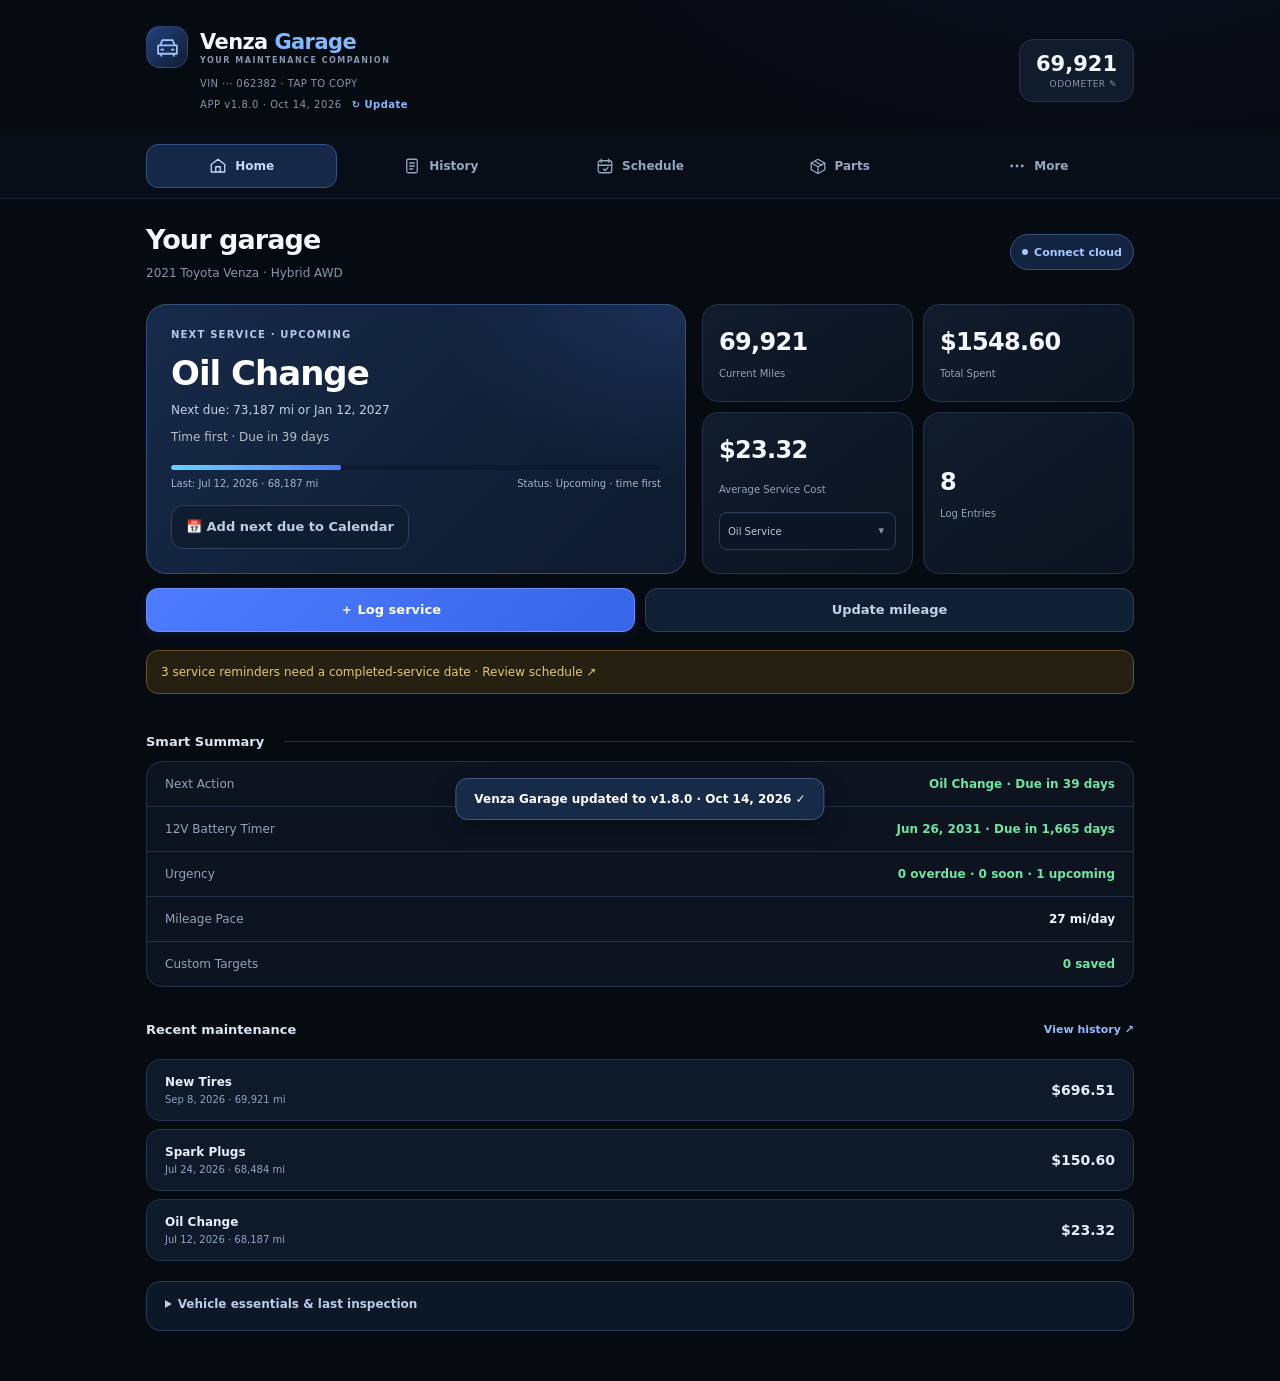
<file: index.html>
<!DOCTYPE html>
<html lang="en">
<head>
<meta charset="UTF-8">
<meta name="viewport" content="width=device-width, initial-scale=1.0, viewport-fit=cover">
<meta name="theme-color" content="#060a11">
<meta http-equiv="Cache-Control" content="no-cache, no-store, must-revalidate">
<meta http-equiv="Pragma" content="no-cache">
<meta http-equiv="Expires" content="0">
<title>Venza Garage</title>
<style>
  html,body{margin:0;min-height:100%;background:#060a11;color:#eef0f5;font-family:-apple-system,BlinkMacSystemFont,"Segoe UI",sans-serif}
  .boot{min-height:100vh;display:grid;place-items:center;padding:24px;text-align:center}
  .boot-card{max-width:420px;width:100%}
  .boot-title{font-size:28px;font-weight:800;letter-spacing:2px;margin-bottom:8px}
  .boot-sub{font-size:13px;color:#9aa0b8;line-height:1.55}
  .dot{display:inline-block;width:9px;height:9px;border-radius:50%;background:#22d46e;margin-right:8px;box-shadow:0 0 14px rgba(34,212,110,.55)}
</style>
</head>
<body>
<div class="boot" id="boot"><div class="boot-card"><div class="boot-title"><span class="dot"></span>VENZA GARAGE</div><div class="boot-sub" id="bootStatus">Loading the newest app build…</div></div></div>
<script src="./js/cloud-auth.js?v=1.8.0"></script>
<script src="./js/cloud.js?v=1.8.0"></script>
<script>
(async function(){
  const stamp = Date.now();
  const status = document.getElementById('bootStatus');
  try{
    await VenzaCloud.prepare();
    let remote = {version:'latest',build:String(stamp),updated:'',patches:[]};
    try{
      const vr = await fetch('./version.json?cache=' + stamp, {cache:'no-store'});
      if(vr.ok) remote = Object.assign(remote, await vr.json());
    }catch(e){}
    status.textContent = 'Loading APP v' + remote.version + '…';
    const shellUrl = './venza.html?cache=' + stamp + '&build=' + encodeURIComponent(remote.build || stamp);
    const res = await fetch(shellUrl, {cache:'no-store'});
    if(!res.ok) throw new Error('Unable to load venza.html');
    let html = await res.text();
    const assetTag = encodeURIComponent(remote.build || remote.version || stamp);
    html = html
      .replace(/\.\/css\/style\.css\?v=[^"']+/g, './css/style.css?v=' + assetTag)
      .replace(/\.\/css\/design\.css\?v=[^"']+/g, './css/design.css?v=' + assetTag)
      .replace(/\.\/js\/app\.js\?v=[^"']+/g, './js/app.js?v=' + assetTag)
      .replace(/\.\/js\/design\.js\?v=[^"']+/g, './js/design.js?v=' + assetTag)
      .replace(/\.\/js\/update\.js\?v=[^"']+/g, './js/update.js?v=' + assetTag);
    if(remote.version){
      html = html.replace(/APP v[0-9.]+ · [A-Za-z]{3} \d{1,2}, \d{4}/g, 'APP v' + remote.version + (remote.updated ? ' · ' + remote.updated : ''));
      html = html.replace(/Current installed source: APP v[0-9.]+\./g, 'Current installed source: APP v' + remote.version + '.');
    }
    if(Array.isArray(remote.patches) && remote.patches.length){
      const tags = remote.patches.map(src=>{
        const sep = String(src).includes('?') ? '&' : '?';
        return '<script src="' + String(src) + sep + 'build=' + assetTag + '"><\/script>';
      }).join('\n');
      html = html.replace('</body>', tags + '\n</body>');
    }
    document.open();
    document.write(html);
    document.close();
  }catch(err){
    console.error(err);
    status.innerHTML = 'Could not load the app. <button onclick="location.reload()" style="margin-top:14px;padding:10px 16px;border-radius:10px;border:0;font-weight:700">Try again</button>';
  }
})();
</script>
</body>
</html>
</file>
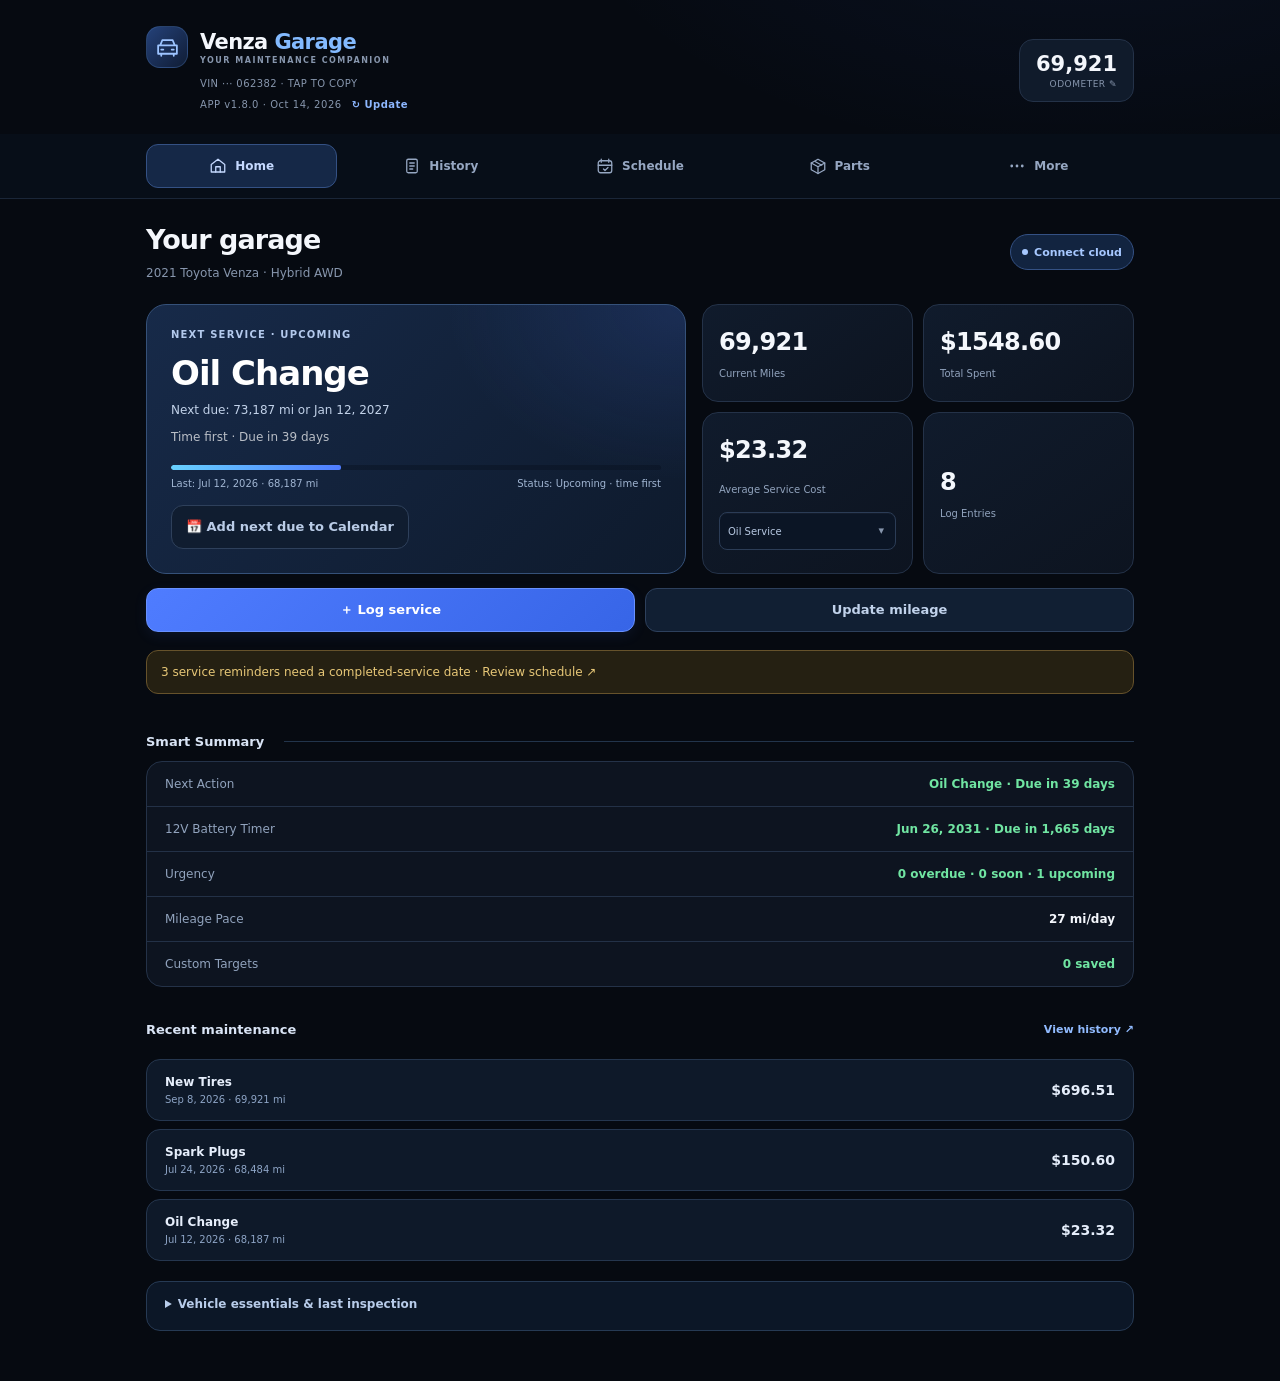
<file: venza.html>
<!DOCTYPE html>
<!-- Venza Garage restructured build: CSS/JS split for faster updates. -->
<html lang="en">
<head>
<script>if(!window.VenzaCloud)location.replace('./index.html'+location.search);</script>
<meta charset="UTF-8">
<meta name="viewport" content="width=device-width, initial-scale=1.0, viewport-fit=cover">
<meta name="apple-mobile-web-app-capable" content="yes">
<meta name="apple-mobile-web-app-status-bar-style" content="black">
<meta name="apple-mobile-web-app-title" content="Venza">
<meta name="theme-color" content="#060a11">
<meta http-equiv="Cache-Control" content="no-cache, no-store, must-revalidate">
<meta http-equiv="Pragma" content="no-cache">
<meta http-equiv="Expires" content="0">
<title>Venza Garage</title>
<meta name="application-name" content="Venza Garage">
<link rel="stylesheet" href="./css/style.css?v=1.8.0">
<link rel="stylesheet" href="./css/design.css?v=1.8.0">

</head>
<body>

<div class="status-bar"></div>

<!-- HEADER -->
<header class="header">
  <div class="header-left">
    <div class="header-logo">
      <div class="header-logo-dot"></div>
      VENZA GARAGE
    </div>
    <div class="header-sub" onclick="copyVIN()" style="cursor:pointer" title="Tap to copy VIN" role="button" tabindex="0" aria-label="Copy VIN">VIN ··· 062382 · tap to copy</div>
    <div class="app-version-line">
      <div class="header-version" id="appVersionBadge" title="Current app version">APP v1.8.0 · Oct 14, 2026</div>
      <button class="update-pill" id="appUpdateBtn" onclick="forceAppUpdate()" type="button" title="Clear cache and reload the newest uploaded app">↻ Update</button>
    </div>
  </div>
  <div class="mileage-pill" onclick="openMiModal()" role="button" tabindex="0" aria-label="Edit odometer mileage">
    <div class="mi-num" id="topMi">68,187</div>
    <div class="mi-label">odometer ✎</div>
  </div>
</header>

<!-- NAV -->
<div class="nav-wrap">
  <nav class="nav" aria-label="Garage navigation">
    <button class="nav-btn active" data-page="dash" aria-current="page" onclick="go('dash')">Home</button>
    <button class="nav-btn" data-page="log" onclick="go('log')">History</button>
    <button class="nav-btn" data-page="upcoming" onclick="go('upcoming')">Schedule</button>
    <button class="nav-btn" data-page="parts" onclick="go('parts')">Parts</button>
    <details class="garage-more" id="garageMore">
      <summary class="nav-more" id="garageMoreLabel">More <span aria-hidden="true">⌄</span></summary>
      <div class="garage-more-panel">
        <div class="garage-menu-heading">Vehicle reference</div>
        <button class="nav-btn" data-page="guides" onclick="go('guides')">DIY guides</button>
        <button class="nav-btn" data-page="warranty" onclick="go('warranty')">Warranty</button>
        <button class="nav-btn" data-page="specs" onclick="go('specs')">Vehicle specs</button>
        <div class="garage-menu-heading">Records &amp; settings</div>
        <button class="nav-btn" data-page="backup" onclick="go('backup')">Settings &amp; cloud</button>
        <button class="nav-btn" data-page="printlog" onclick="go('printlog')">Print service history</button>
      </div>
    </details>
  </nav>
</div>

<!-- ═══ DASHBOARD ═══════════════════════════════════════════════ -->
<div id="page-dash" class="page active">

  <div class="garage-quick-actions" aria-label="Quick actions">
    <button class="garage-action garage-action-primary" onclick="go('add')"><span aria-hidden="true">＋</span> Log service</button>
    <button class="garage-action" onclick="openMiModal()">Update mileage</button>
  </div>

  <div class="garage-cloud-card">
    <div class="garage-cloud-heading">Automatic cloud save</div>
    <div id="cloudStatus" role="status" aria-live="polite">Sign in once to enable automatic cloud saves.</div>
    <form id="cloudSignIn" onsubmit="VenzaCloud.signIn(event)">
      <p class="garage-cloud-intro">Use your Trading Journal account. Your service history, parts, mileage and receipts follow you to a new phone.</p>
      <label>Email<input name="email" type="email" autocomplete="username" required></label>
      <label>Password<input name="password" type="password" autocomplete="current-password" required></label>
      <button class="garage-action garage-action-primary" type="submit">Sign in &amp; connect garage</button>
    </form>
    <div id="cloudConflict" hidden>
      <button class="garage-action" onclick="VenzaCloud.loadCloud()">Load cloud copy</button>
      <button class="garage-action" onclick="VenzaCloud.useDevice()">Use this device’s copy</button>
    </div>
  </div>

  <div class="hero">
    <div class="hero-label" id="dHeroLabel">⭐ True Next Due</div>
    <div class="hero-mi" id="dHeroTitle">Oil Change</div>
    <div class="hero-desc" id="dHeroDue">Next due: 73,187 mi or Jan 12, 2027</div>
    <div class="hero-desc" id="dHeroTrigger" style="margin-top:8px;color:rgba(255,255,255,.7)">Mileage first · Due in 4,839 mi</div>
    <div class="progress-track">
      <div class="progress-fill" id="dProgress" style="width:0%"></div>
    </div>
    <div class="progress-labels">
      <span id="dLast" style="color:rgba(255,255,255,.4)">Last: Jul 12, 2026 · 68,187 mi</span>
      <span id="dRemain" style="color:rgba(255,255,255,.4)">Status: Future</span>
    </div>
    <div class="hero-actions">
      <button class="btn-ghost hero-mini" id="heroCalendarBtn" onclick="downloadNextDueCalendar()">📅 Add next due to Calendar</button>
    </div>
  </div>

  <div class="gauges">
    <div class="gauge" style="--accent:var(--green)">
      <div class="g-val" id="dMi" style="color:var(--green2)">68,187</div>
      <div class="g-label">Current Miles</div>
    </div>
    <div class="gauge" style="--accent:var(--orange)">
      <div class="g-val" style="color:var(--orange)" id="dTotal">$527.57</div>
      <div class="g-label">Total Spent</div>
    </div>
    <div class="gauge avg-gauge" style="--accent:var(--gold)">
      <div class="g-val" style="color:var(--gold)" id="dAvgCost">$34.54</div>
      <div class="g-label">Average Service Cost</div>
      <div class="avg-select-wrap">
        <select id="avgServiceSelect" class="avg-select" onchange="setAverageServiceType(this.value)" aria-label="Average service type"></select>
      </div>
    </div>
    <div class="gauge" style="--accent:var(--blue)">
      <div class="g-val" style="color:var(--blue)" id="dCount">4</div>
      <div class="g-label">Log Entries</div>
    </div>
  </div>

  <div class="section-label">Smart Summary</div>
  <div class="card"><div class="card-body" id="dSmartSummary">
    <div class="row"><span class="row-key">Loading</span><span class="row-val">—</span></div>
  </div></div>

  <div class="section-label">Quick Specs</div>
  <div class="card">
    <div class="card-body">
      <div class="row"><span class="row-key">Required Oil</span><span class="row-val red">0W-16 FULL SYN ONLY</span></div>
      <div class="row"><span class="row-key">Oil Capacity</span><span class="row-val">4.8 qt (add 4.5 first)</span></div>
      <div class="row"><span class="row-key">Lug Nut Torque</span><span class="row-val orange">80 ft-lbs</span></div>
      <div class="row"><span class="row-key">Tire Pressure</span><span class="row-val">33 PSI F / 33 PSI R</span></div>
      <div class="row"><span class="row-key">Fuel Type</span><span class="row-val green">Regular 87 · Top Tier</span></div>
      <div class="row"><span class="row-key">Timing</span><span class="row-val green">Chain — No Service</span></div>
    </div>
  </div>

  <div class="section-label">Recent Inspection (02/24/26)</div>
  <div class="card">
    <div class="card-body">
      <div class="row"><span class="row-key">Brake Pads (all 4)</span><span class="row-val green">7 mm — Good</span></div>
      <div class="row"><span class="row-key">Tread LF/RF/LR</span><span class="row-val orange">6/32" — Monitor</span></div>
      <div class="row"><span class="row-key">Tread RR</span><span class="row-val orange">7/32" — Monitor</span></div>
      <div class="row"><span class="row-key">HV Battery Filter</span><span class="row-val green">OK</span></div>
    </div>
  </div>
</div>

<!-- ═══ SERVICE LOG ══════════════════════════════════════════════ -->
<div id="page-log" class="page">
  <button class="btn-primary" onclick="go('add')" style="margin-bottom:14px">＋ Add Service Entry</button>
  <div id="logList"></div>
  <div class="total-row">
    <span class="total-label">Total Invested</span>
    <span class="total-val" id="totalVal">$527.57</span>
  </div>
</div>

<!-- ═══ ADD ENTRY ════════════════════════════════════════════════ -->
<div id="page-add" class="page">
  <div class="form-section">
    <div class="form-title">New Service Entry</div>
    <div class="alert blue" style="margin-bottom:16px">
      <div class="alert-icon">💡</div>
      <div>Add the service date, mileage and cost. Parts, notes and receipts are optional.</div>
    </div>
    <div class="fg2">
      <div class="fl"><label>Date</label><input type="date" class="fi" id="fDate"></div>
      <div class="fl">
        <label>Mileage</label>
        <input type="number" class="fi" id="fMi" inputmode="numeric" autocomplete="off"
               placeholder="—" oninput="onMileageInput(this.value)">
        <div class="mi-hint" id="fMiHint"></div>
        <div class="mi-warn" id="fMiWarn"></div>
      </div>
    </div>
    <div class="fl">
      <label>Service Type</label>
      <select class="fs" id="fType" onchange="prefill()">
        <option value="">— Select type —</option>
                <option value="oil">Oil Change</option>
        <option value="tires">Tire Rotation</option>
        <option value="cabin">Cabin Air Filter</option>
        <option value="engine_filter">Engine Air Filter</option>
        <option value="trans">Transmission Fluid D&F</option>
        <option value="diff">Rear Differential D&F</option>
        <option value="coolant">Engine Coolant Drain & Fill</option>
        <option value="inv_coolant">Inverter Coolant Drain & Fill</option>
        <option value="alignment">Wheel Alignment</option>
        <option value="tires_new">New Tires</option>
        <option value="brakes">Brake Service</option>
        <option value="plugs">Spark Plugs</option>
        <option value="hvfilter_inspect">HV Battery Cooling Filter — Inspect</option>
        <option value="hvfilter_clean">HV Battery Cooling Filter — Clean</option>
        <option value="valvomax">ValvoMax Drain Valve Install</option>
        <option value="wipers">Wiper Blades</option>
        <option value="battery">12V Battery</option>
        <option value="other">Other</option>
      </select>
    </div>
    <div class="fl">
      <label>Notes / Details</label>
      <textarea class="ft" id="fDesc" placeholder="Quick notes about what was done..."></textarea>
    </div>
    <div class="fg2">
      <div class="fl">
        <label>Total Cost for This Service ($)</label>
        <input type="number" class="fi" id="fCost" placeholder="0.00" step="0.01" inputmode="decimal" min="0">
        <div class="auto-cost-note">Auto-fills from purchased parts when added. You can override it for labor, shop invoices, or no-parts services.</div>
      </div>
      <div class="fl">
        <label>Shop / DIY</label>
        <select class="fs" id="fShop">
          <option value="DIY">DIY</option>
          <option value="SHOP">SHOP</option>
        </select>
      </div>
    </div>
    <div class="fl">
      <button type="button" class="service-parts-toggle" id="servicePartsToggle" onclick="toggleServicePartsBuilder()">
        <span>
          Add purchased parts for this service
          <small>Optional · Add multiple parts · Check only the ones you want saved into the Parts tab</small>
        </span>
        <span class="chev">▾</span>
      </button>
      <!-- REUSE LAST PARTS BAR — appears automatically when a type with prior parts is selected -->
      <div class="reuse-bar" id="reusePartsBar">
        <div class="reuse-bar-info">
          <div class="reuse-bar-label">↩ Same parts on record</div>
          <div class="reuse-bar-meta" id="reuseBarMeta"></div>
          <div class="reuse-bar-parts" id="reuseBarParts"></div>
        </div>
        <button type="button" class="reuse-bar-btn" onclick="applyLastParts()">Reuse</button>
      </div>
      <div class="service-parts-wrap" id="servicePartsWrap">
        <div class="alert blue" style="margin-bottom:12px">
          <div class="alert-icon">🧩</div>
          <div><strong>Hideable parts builder.</strong> Each part added here updates the service total automatically. Use the checkbox on each part only if you also want that item saved into the Parts tab.</div>
        </div>
        <div id="fItemsList" class="item-builder"></div>
        <div class="item-builder-actions">
          <button type="button" class="item-add" onclick="addItemRow()">＋ Add Another Part</button>
        </div>
      </div>
    </div>
    <!-- RECEIPT PHOTO UPLOAD -->
    <div class="fl">
      <label>Receipt / Photo (optional)</label>
      <div id="fPhotoArea" role="button" tabindex="0" aria-label="Add receipt photo" style="border:2px dashed var(--border2);border-radius:10px;
           padding:16px;text-align:center;cursor:pointer;transition:all .2s;background:var(--bg3)"
           onclick="document.getElementById('fPhotoInput').click()"
           ondragover="event.preventDefault();this.style.borderColor='var(--toyota)'"
           ondragleave="this.style.borderColor='var(--border2)'"
           ondrop="handlePhotoDrop(event)">
        <div id="fPhotoPreview" style="display:none">
          <img id="fPhotoImg" style="max-width:100%;max-height:180px;border-radius:8px;object-fit:contain">
          <div style="margin-top:8px;display:flex;gap:8px;justify-content:center">
            <button onclick="event.stopPropagation();clearPhoto()" style="font-size:11px;color:var(--toyota);background:none;border:none;cursor:pointer;padding:4px 8px">✕ Remove</button>
          </div>
        </div>
        <div id="fPhotoPlaceholder">
          <div style="font-size:28px;margin-bottom:6px">📷</div>
          <div style="font-size:13px;color:var(--text2);font-weight:500">Tap to add receipt photo</div>
          <div style="font-size:11px;color:var(--text3);margin-top:3px">Camera or Photo Library · Stored locally · Included in PDF</div>
        </div>
      </div>
      <input type="file" id="fPhotoInput" accept="image/*" style="display:none" onchange="handlePhotoSelect(this)">
    </div>
    <div class="btn-row">
      <button class="btn-ghost" id="entryCancelBtn" onclick="go('log')">Cancel</button>
      <button class="btn-primary" id="entrySaveBtn" onclick="saveEntry()">Save Entry</button>
    </div>
  </div>
</div>

<!-- ═══ UPCOMING SCHEDULE ════════════════════════════════════════ -->
<div id="page-upcoming" class="page">

  <div class="section-label">Personal Maintenance Targets</div>
  <div class="alert blue">
    <div class="alert-icon">🎯</div>
    <div><strong>Your target drives the app.</strong> Toyota guidance stays visible below as the baseline, but your saved target here updates the dashboard, schedule engine, smart mileage preview, print report, and calendar exports.</div>
  </div>
  <div class="card">
    <div class="card-head sched-toggle-head" id="scheduleControlsToggle" role="button" tabindex="0" aria-expanded="false" onclick="toggleScheduleControls()">
      <div class="card-title">Schedule Controls</div>
      <div class="sched-toggle-right">
        <div id="scheduleOverrideSummary" style="font-size:11px;color:var(--text3)">0 custom targets</div>
        <div class="sched-toggle-chevron" id="scheduleControlsChevron">▾</div>
      </div>
    </div>
    <div class="card-body" id="scheduleConfigList"></div>
  </div>

  <div class="section-label">Recurring Schedule</div>
  <div class="card">
    <div class="card-body" id="upcomingRecurringList"></div>
  </div>

  <div class="section-label">Watch Items</div>
  <div class="card">
    <div class="card-body" id="upcomingWatchList"></div>
  </div>

<div class="section-label">Official Toyota Schedule (from manual)</div>
  <div class="alert gold">
    <div class="alert-icon">📋</div>
    <div id="scheduleOilGuidanceText"><strong>Toyota Official:</strong> Oil change every 10,000 mi / 12 months when using 0W-16. Your current target will appear here.</div>
  </div>
  <div class="sched-wrap">
    <table class="sched-table">
      <tr>
        <th>Service Item</th>
        <th>5k</th><th>10k</th><th>15k</th><th>20k</th><th>30k</th><th>60k</th><th>90k</th><th>100k</th><th>120k</th>
      </tr>
      <tr>
        <td>Engine Oil & Filter <span class="sched-note">(0W-16)</span></td>
        <td>—</td><td class="sched-replace">R</td><td>—</td><td class="sched-replace">R</td><td class="sched-replace">R</td><td class="sched-replace">R</td><td class="sched-replace">R</td><td class="sched-replace">R</td><td class="sched-replace">R</td>
      </tr>
      <tr>
        <td>Tire Rotation</td>
        <td class="sched-check">✓</td><td class="sched-check">✓</td><td class="sched-check">✓</td><td class="sched-check">✓</td><td class="sched-check">✓</td><td class="sched-check">✓</td><td class="sched-check">✓</td><td class="sched-check">✓</td><td class="sched-check">✓</td>
      </tr>
      <tr>
        <td>HV Battery Filter — Inspect</td>
        <td class="sched-inspect">I</td><td class="sched-inspect">I</td><td class="sched-inspect">I</td><td class="sched-inspect">I</td><td class="sched-inspect">I</td><td class="sched-inspect">I</td><td class="sched-inspect">I</td><td class="sched-inspect">I</td><td class="sched-inspect">I</td>
      </tr>
      <tr>
        <td>HV Battery Filter — Clean</td>
        <td>—</td><td>—</td><td>—</td><td class="sched-replace">C</td><td class="sched-replace">C</td><td class="sched-replace">C</td><td class="sched-replace">C</td><td class="sched-replace">C</td><td class="sched-replace">C</td>
      </tr>
      <tr>
        <td>Cabin Air Filter</td>
        <td>—</td><td>—</td><td class="sched-inspect">I</td><td>—</td><td class="sched-replace">R</td><td class="sched-replace">R</td><td class="sched-replace">R</td><td>—</td><td class="sched-replace">R</td>
      </tr>
      <tr>
        <td>Engine Air Filter</td>
        <td>—</td><td>—</td><td>—</td><td>—</td><td class="sched-replace">R</td><td class="sched-replace">R</td><td class="sched-replace">R</td><td>—</td><td class="sched-replace">R</td>
      </tr>
      <tr>
        <td>Brake Inspection</td>
        <td class="sched-inspect">I</td><td class="sched-inspect">I</td><td class="sched-inspect">I</td><td class="sched-inspect">I</td><td class="sched-inspect">I</td><td class="sched-inspect">I</td><td class="sched-inspect">I</td><td class="sched-inspect">I</td><td class="sched-inspect">I</td>
      </tr>
      <tr>
        <td>Engine Coolant</td>
        <td>—</td><td>—</td><td>—</td><td>—</td><td>—</td><td>—</td><td>—</td><td class="sched-replace">R</td><td>—</td>
      </tr>
      <tr>
        <td>Inverter Coolant <span class="sched-note">(first due 150k)</span></td>
        <td>—</td><td>—</td><td>—</td><td>—</td><td>—</td><td>—</td><td>—</td><td>—</td><td>—</td>
      </tr>
      <tr>
        <td>Spark Plugs</td>
        <td>—</td><td>—</td><td>—</td><td>—</td><td>—</td><td>—</td><td>—</td><td>—</td><td class="sched-replace">R</td>
      </tr>
    </table>
  </div>
  <div style="font-size:10px;color:var(--text3);margin-top:6px;line-height:1.6">
    I = Inspect · R = Replace · C = Clean · Source: 2021 Toyota Venza Warranty & Maintenance Guide
  </div>
</div>

<!-- ═══ PARTS ═════════════════════════════════════════════════════ -->
<div id="page-parts" class="page">

  <div class="section-label">Your parts library</div>
  <div class="alert blue">
    <div class="alert-icon">🧩</div>
    <div><strong>Organized parts library.</strong> Parts can be added manually here or saved from the Add Service form only when you check the save box on that item. The list is grouped by section and also saves where you bought each part.</div>
  </div>

  <button class="btn-primary" id="partsFormToggleBtn" onclick="openNewPartForm()" style="margin-bottom:10px">＋ Add Part</button>

  <div class="form-section" id="partFormWrap" style="display:none">
    <input type="hidden" id="partEditId">
    <div class="form-title" id="partFormTitle">Add Part</div>
    <div class="fg2">
      <div class="fl"><label>Part Name</label><input type="text" class="fi" id="partName" placeholder="Toyota oil filter"></div>
      <div class="fl"><label>Part Number</label><input type="text" class="fi" id="partNumber" placeholder="90915-YZZN1"></div>
    </div>
    <div class="fg2">
      <div class="fl">
        <label>Parts Section</label>
        <select class="fs" id="partCategory"></select>
      </div>
      <div class="fl"><label>Purchased From</label><input type="text" class="fi" id="partStore" placeholder="Toyota / Walmart / Amazon"></div>
    </div>
    <div class="fg2">
      <div class="fl"><label>Cost Per Unit ($)</label><input type="number" class="fi" id="partCost" step="0.01" placeholder="4.99"></div>
      <div class="fl"><label>Purchase Link</label><input type="url" class="fi" id="partLink" placeholder="https://..."></div>
    </div>
    <div class="fl"><label>Notes (optional)</label><textarea class="ft" id="partNote" placeholder="Optional note..."></textarea></div>
    <div class="fl">
      <label>Receipt Photo (optional)</label>
      <div id="partPhotoArea" role="button" tabindex="0" aria-label="Add part receipt photo" style="border:2px dashed var(--border2);border-radius:10px;
           padding:16px;text-align:center;cursor:pointer;transition:all .2s;background:var(--bg3)"
           onclick="document.getElementById('partPhotoInput').click()"
           ondragover="event.preventDefault();this.style.borderColor='var(--toyota)'"
           ondragleave="this.style.borderColor='var(--border2)'"
           ondrop="handlePartPhotoDrop(event)">
        <div id="partPhotoPreview" style="display:none">
          <img id="partPhotoImg" style="max-width:100%;max-height:180px;border-radius:8px;object-fit:contain">
          <div style="margin-top:8px;display:flex;gap:8px;justify-content:center">
            <button onclick="event.stopPropagation();clearPartPhoto()" style="font-size:11px;color:var(--toyota);background:none;border:none;cursor:pointer;padding:4px 8px">✕ Remove</button>
          </div>
        </div>
        <div id="partPhotoPlaceholder">
          <div style="font-size:28px;margin-bottom:6px">🧾</div>
          <div style="font-size:13px;color:var(--text2);font-weight:500">Tap to add part receipt photo</div>
          <div style="font-size:11px;color:var(--text3);margin-top:3px">Stored locally with the part list</div>
        </div>
      </div>
      <input type="file" id="partPhotoInput" accept="image/*" style="display:none" onchange="handlePartPhotoSelect(this)">
    </div>
    <div class="btn-row">
      <button class="btn-ghost" onclick="cancelPartForm()">Cancel</button>
      <button class="btn-primary" onclick="saveBasicPart()">Save Part</button>
    </div>
  </div>

  <div class="card">
    <div class="card-head">
      <div class="card-title">Parts List</div>
      <div id="basicPartsSummary" style="font-size:11px;color:var(--text3)">0 parts</div>
    </div>
    <div class="card-body" id="basicPartsList"></div>
  </div>

  <div class="section-label">Free Oil Disposal</div>
  <div class="card"><div class="card-body">
    <div class="row"><span class="row-key">AutoZone — Webb City</span><span class="row-val" style="font-size:10px">1024 S Madison St · (417) 673-3290</span></div>
    <div class="row"><span class="row-key">O'Reilly — Webb City</span><span class="row-val" style="font-size:10px">1001 S Madison St · (417) 673-4972</span></div>
  </div></div>
</div>

<!-- ═══ GUIDES ════════════════════════════════════════════════════ -->
<div id="page-guides" class="page">

  <!-- OIL CHANGE -->
  <div class="guide-item" data-guide-id="oil_change" data-service-type="oil">
    <div class="guide-head" onclick="toggleGuide(this)">
      <div class="guide-head-left">
        <div class="guide-title">🔧 Oil Change — ValvoMax</div>
        <div class="guide-meta">Every 5,000 mi (custom) · ~30 min · $34.54 · Toyota spec: 10k/12 mo</div>
      </div>
      <div class="guide-chevron">▾</div>
    </div>
    <div class="guide-body">
      <div class="g-warn"><strong>⚠ OIL ONLY:</strong> SAE 0W-16 Full Synthetic — Mobil 1 5 qt from Walmart. The 0W-20 label looks nearly identical. Verify before pouring. Toyota manual confirms: 0W-20 only acceptable as one-time emergency substitute.</div>
      <div class="g-info"><strong>Parts:</strong> Mobil 1 0W-16 (5 qt) · Filter 90915-YZZN1 · ValvoMax drain bag kit · Fresh gloves + rags</div>
      <div class="step"><div class="step-n">1</div><div class="step-t"><strong>Confirm oil label</strong> — verify <code>0W-16</code> in bold on jug. Double-check before opening.</div></div>
      <div class="step"><div class="step-n">2</div><div class="step-t"><strong>Warm engine 5–10 min</strong>, then shut off and cool 10–15 min. Oil should be warm (flows better) but not scalding hot.</div></div>
      <div class="step"><div class="step-n">3</div><div class="step-t"><strong>Drive onto ramps</strong>, apply parking brake firmly, place wheel chocks behind rear tires.</div></div>
      <div class="step"><div class="step-n">4</div><div class="step-t"><strong>Crack oil filler cap</strong> on top of engine — do not remove, just loosen to allow air flow during drain.</div></div>
      <div class="step"><div class="step-n">5</div><div class="step-t"><strong>Remove undercover panel</strong> — 4 screws, <code>10mm socket</code>. Snug only when reinstalling. Never overtighten plastic fasteners.</div></div>
      <div class="step"><div class="step-n">6</div><div class="step-t"><strong>Attach ValvoMax drain bag</strong> — screw drain tube onto valve clockwise. Oil flows automatically. Let drain <strong>15 full minutes</strong> for complete drain.</div></div>
      <div class="step"><div class="step-n">7</div><div class="step-t"><strong>Swap filter while draining</strong> — Smart Jerry wrench, <strong>HEX side only</strong> to break loose (never use the square drive to loosen — can fracture). Hand-thread new filter then tighten to <code>13 ft-lbs</code> (18 Nm) or hand-snug + ¾ turn.</div></div>
      <div class="step"><div class="step-n">8</div><div class="step-t"><strong>Close drain valve</strong> — unscrew drain tube counterclockwise. Oil stops instantly. Reinstall the steel safety cap hand-tight.</div></div>
      <div class="step"><div class="step-n">9</div><div class="step-t"><strong>Reinstall undercover</strong> — 4 screws, 10mm, finger-snug only. Do not torque plastic.</div></div>
      <div class="step"><div class="step-n">10</div><div class="step-t"><strong>Lower vehicle, add 4.5 qt</strong> of 0W-16. Start engine, idle 60–90 sec, shut off. Wait 5 min. Check dipstick — top off to <strong>upper hole</strong>. Total target: 4.8 qt.</div></div>
      <div class="step"><div class="step-n">11</div><div class="step-t"><strong>Visual leak check</strong> — inspect under car around drain valve and filter. Should be completely dry.</div></div>
      <div class="step"><div class="step-n">12</div><div class="step-t"><strong>Reset oil life</strong> — Settings → Vehicle → Maintenance Reset → Oil Maintenance Required.</div></div>
      <div class="step"><div class="step-n">13</div><div class="step-t"><strong>Dispose free</strong> at AutoZone or O'Reilly in Webb City. Sealed container — they pump it out and accept used filters too.</div></div>
      <div class="g-tip">💡 <strong>Dipstick (yellow handle):</strong> Upper hole = FULL. Lower hole = ADD. Always wipe, reinsert fully, pull again — first pull gives false high reading. Slightly under full is safer than overfilled.</div>
    </div>
  </div>

  <!-- COOLANT -->
  <div class="guide-item" data-guide-id="engine_coolant" data-service-type="coolant">
    <div class="guide-head" onclick="toggleGuide(this)">
      <div class="guide-head-left">
        <div class="guide-title">🌡️ Engine Coolant Drain & Fill</div>
        <div class="guide-meta">Due ~100,000 mi / 120 months · Car Care Nut method</div>
      </div>
      <div class="guide-chevron">▾</div>
    </div>
    <div class="guide-body">
      <div class="g-warn"><strong>⚠ FLUID ONLY:</strong> Toyota Super Long Life Coolant (SLLC) Part# 00272-SLLC2 — pink, pre-mixed 50/50. DO NOT use universal green/orange coolants. Toyota manual specifies SLLC or "similar non-silicate, non-amine, non-borate ethylene-glycol with long-life hybrid organic acid technology."</div>
      <div class="g-info"><strong>Important:</strong> Venza Hybrid has TWO separate cooling systems — Engine coolant (100k first replacement) and Inverter coolant (150k first replacement). Both use Toyota SLLC pink. Best reference videos: search "2019+ RAV4 Hybrid coolant change" — same A25A-FXS engine.</div>
      <div class="g-gold"><strong>Tools needed:</strong> Lisle 24680 spill-free funnel · 5/16" ID drain hose · Drain pan · Toyota SLLC coolant</div>
      <div class="step"><div class="step-n">1</div><div class="step-t"><strong>Let engine cool completely</strong> — minimum 2 hours after driving. Opening hot coolant system is dangerous.</div></div>
      <div class="step"><div class="step-n">2</div><div class="step-t"><strong>Locate radiator petcock</strong> at bottom of radiator. Attach a <code>5/16" ID hose</code> to direct coolant into drain pan. Open petcock — drain fully.</div></div>
      <div class="step"><div class="step-n">3</div><div class="step-t"><strong>No water flush needed</strong> — Toyota manual and Car Care Nut method: straight drain and refill is correct. Flushing with water is unnecessary on a properly maintained cooling system.</div></div>
      <div class="step"><div class="step-n">4</div><div class="step-t"><strong>Close petcock</strong> once fully drained.</div></div>
      <div class="step"><div class="step-n">5</div><div class="step-t"><strong>Attach Lisle 24680</strong> spill-free funnel to radiator fill neck. This prevents air pockets and messy spills.</div></div>
      <div class="step"><div class="step-n">6</div><div class="step-t"><strong>Fill with Toyota SLLC</strong> (pre-mixed 50/50) through the funnel until the funnel stays consistently full. Leave funnel attached.</div></div>
      <div class="step"><div class="step-n">7</div><div class="step-t"><strong>Activate Maintenance Mode</strong> — required to run gas engine for air bleeding. Sequence: Gas pedal 2x → Neutral → 2x → Park → 2x → Start. Engine will run in gas mode.</div></div>
      <div class="step"><div class="step-n">8</div><div class="step-t"><strong>Hold ~2,000 RPM</strong> until the cooling fan cycles <strong>twice</strong>. Continue adding coolant to funnel as the level drops — air is purging from the system.</div></div>
      <div class="step"><div class="step-n">9</div><div class="step-t"><strong>Remove funnel, cap off</strong>. Let engine cool completely. Check coolant reservoir — top off to FULL line with Toyota SLLC if needed.</div></div>
      <div class="g-tip">💡 Inverter coolant service is separate at ~150k miles. The inverter cooling system has its own reservoir (check your owner's manual for location). Both reservoirs take the same Toyota SLLC pink coolant.</div>
    </div>
  </div>

  <!-- CABIN FILTER -->
  <div class="guide-item" data-guide-id="cabin_filter" data-service-type="cabin">
    <div class="guide-head" onclick="toggleGuide(this)">
      <div class="guide-head-left">
        <div class="guide-title">💨 Cabin Air Filter</div>
        <div class="guide-meta">~15,000 mi (custom) · Toyota spec: 30k · ~5 min DIY</div>
      </div>
      <div class="guide-chevron">▾</div>
    </div>
    <div class="guide-body">
      <div class="g-info"><strong>Part:</strong> A-Premium Activated Carbon APCA4605 — $11.18. Activated carbon removes odors in addition to dust and pollen. Toyota manual notes: replace sooner if airflow from A/C is reduced or windows fog in Fresh mode.</div>
      <div class="step"><div class="step-n">1</div><div class="step-t"><strong>Open glove box</strong> and completely empty its contents.</div></div>
      <div class="step"><div class="step-n">2</div><div class="step-t"><strong>Squeeze sides of glove box</strong> inward — this compresses the side pins past the stops. Lower the glove box door fully.</div></div>
      <div class="step"><div class="step-n">3</div><div class="step-t"><strong>Remove filter housing cover</strong> — unclip or slide the rectangular cover behind the open glove box opening.</div></div>
      <div class="step"><div class="step-n">4</div><div class="step-t"><strong>Slide out old filter</strong>. Note the <strong>airflow direction arrow</strong> on the filter frame — the new one must match.</div></div>
      <div class="step"><div class="step-n">5</div><div class="step-t"><strong>Insert new filter</strong> with arrow pointing in the same direction (typically toward the cabin/blower). Seat flat with no gaps at the edges.</div></div>
      <div class="step"><div class="step-n">6</div><div class="step-t"><strong>Replace cover, restore glove box</strong>. Squeeze sides again to click back into stops. Done — no tools required.</div></div>
      <div class="g-tip">💡 Toyota manual footnote: "Driving in heavy traffic, on dirt roads or in urban, dusty or desert areas may shorten filter life." If you notice reduced A/C airflow or foggy windows in Fresh mode, replace sooner regardless of mileage.</div>
    </div>
  </div>

  <!-- ENGINE AIR FILTER -->
  <div class="guide-item" data-guide-id="engine_air_filter" data-service-type="engine_filter">
    <div class="guide-head" onclick="toggleGuide(this)">
      <div class="guide-head-left">
        <div class="guide-title">🌬️ Engine Air Filter</div>
        <div class="guide-meta">~30,000 mi per Toyota manual · Part# 17801-YZZ16</div>
      </div>
      <div class="guide-chevron">▾</div>
    </div>
    <div class="guide-body">
      <div class="g-info"><strong>Part:</strong> Toyota OEM #17801-YZZ16 — $15.59 at Frank Fletcher Toyota Parts. Toyota manual says: inspect for damage, excessive wear, and oiliness — replace if necessary at 30k intervals.</div>
      <div class="step"><div class="step-n">1</div><div class="step-t"><strong>Open hood</strong>. Locate the air filter box — black rectangular plastic housing toward the front/side of the engine bay.</div></div>
      <div class="step"><div class="step-n">2</div><div class="step-t"><strong>Release the clips</strong> securing the air box lid — typically spring clips on each side. Open the lid.</div></div>
      <div class="step"><div class="step-n">3</div><div class="step-t"><strong>Remove old filter</strong>. Inspect the housing interior and wipe out any debris with a dry cloth.</div></div>
      <div class="step"><div class="step-n">4</div><div class="step-t"><strong>Insert new filter</strong> — ensure all 4 edges seat flat against the housing with no gaps that could let unfiltered air bypass.</div></div>
      <div class="step"><div class="step-n">5</div><div class="step-t"><strong>Close lid, secure clips</strong>. Done — no tools required for most clip-style housings.</div></div>
      <div class="g-tip">💡 Quick inspection method: hold the old filter up to a light source. If you can't easily see light through it, it's due for replacement regardless of mileage interval.</div>
    </div>
  </div>


  <!-- SPARK PLUGS -->
  <div class="guide-item" data-guide-id="spark_plugs" data-service-type="plugs">
    <div class="guide-head" onclick="toggleGuide(this)">
      <div class="guide-head-left">
        <div class="guide-title">⚡ Spark Plugs</div>
        <div class="guide-meta">Custom interval: 60,000 mi / 72 months · Qty 4 · OEM plug: 90919-01289</div>
      </div>
      <div class="guide-chevron">▾</div>
    </div>
    <div class="guide-body">
      <div class="g-warn"><strong>⚠ ENGINE COLD ONLY:</strong> Do this on a fully cooled engine. The cylinder head is aluminum, so do not rush plug removal on a hot engine. Do not touch any orange hybrid high-voltage wiring or connectors.</div>
      <div class="g-info"><strong>OEM plug:</strong> Toyota <code>90919-01289</code> (replaces <code>90919-A1001</code>) · Denso <code>FC16HR-Q8</code> equivalent · quantity <strong>4</strong>.</div>
      <div class="g-gold" id="sparkToolsNeeded"><strong>Tools needed:</strong> 10mm socket for coil bolts · 14mm thin-wall spark plug socket · 3/8" ratchet · 6" extension · small wobble extension helpful · torque wrench that can do <code>15 ft-lbs</code> · compressed air or vacuum · trim tool to remove engine cover clips if needed.</div>
      <div class="step"><div class="step-n">1</div><div class="step-t"><strong>Let the engine cool fully</strong>, open the hood, and remove the plastic engine cover. Keep the key away from the engine bay so the hybrid system cannot wake up while you work.</div></div>
      <div class="step"><div class="step-n">2</div><div class="step-t"><strong>Locate the 4 ignition coils</strong> on top of the inline-4 engine. Each coil sits directly over one spark plug.</div></div>
      <div class="step"><div class="step-n">3</div><div class="step-t"><strong>Unplug one coil at a time</strong> so parts do not get mixed up. Press the connector lock tab, then remove the single <code>10mm</code> coil bolt.</div></div>
      <div class="step"><div class="step-n">4</div><div class="step-t"><strong>Twist and lift the coil straight out</strong>. Check the coil boot for oil, cracking, or carbon tracking before reinstalling.</div></div>
      <div class="step"><div class="step-n">5</div><div class="step-t"><strong>Blow out the spark plug tube</strong> with compressed air or vacuum it before removing the plug. This keeps dirt from dropping into the cylinder.</div></div>
      <div class="step"><div class="step-n">6</div><div class="step-t"><strong>Remove the old plug</strong> using a <code>14mm thin-wall spark plug socket</code> with extension. Break it loose gently, then spin it out by hand.</div></div>
      <div class="step"><div class="step-n">7</div><div class="step-t"><strong>Verify the new plug</strong> matches the old one: Toyota <code>90919-01289</code> / Denso <code>FC16HR-Q8</code>. Install the new plug by hand first so it threads smoothly. If it does not spin in easily, back it out and restart to avoid cross-threading.</div></div>
      <div class="step"><div class="step-n">8</div><div class="step-t" id="sparkTorqueStep"><strong>Torque the new plug</strong> to <code>15 ft-lbs</code>. A 14mm plug socket and proper torque matter here because overtightening can damage the aluminum head.</div></div>
      <div class="step"><div class="step-n">9</div><div class="step-t"><strong>Reinstall the ignition coil</strong>, then snug the coil bolt and reconnect the electrical plug. Repeat the same process for the remaining 3 cylinders.</div></div>
      <div class="step"><div class="step-n">10</div><div class="step-t"><strong>Reinstall the engine cover</strong>, start the vehicle, and confirm smooth idle with no warning lights. If a misfire appears right away, shut it off and recheck the coil connector seating.</div></div>
      <div class="g-tip">💡 <strong>Best practice:</strong> replace all 4 plugs as a set, one cylinder at a time. Log the service at completion so the app resets your next spark plug interval from the actual mileage and date.</div>
    </div>
  </div>

  <!-- HV BATTERY FILTER -->
  <div class="guide-item" data-guide-id="hv_battery_filter" data-service-type="hvfilter_clean">
    <div class="guide-head" onclick="toggleGuide(this)">
      <div class="guide-head-left">
        <div class="guide-title">🔋 HV Battery Cooling Filter</div>
        <div class="guide-meta">Inspect every 5,000 mi · Clean every 20,000 mi · Per Toyota manual</div>
      </div>
      <div class="guide-chevron">▾</div>
    </div>
    <div class="guide-body">
      <div class="g-gold"><strong>Toyota Manual says:</strong> "Visually check the HV battery cooling intake filter for dirt or dust every 5,000 miles and clean if necessary. Clean every 20,000 miles." This is critical for hybrid battery longevity.</div>
      <div class="step"><div class="step-n">1</div><div class="step-t" id="hvFilterLocationStep"><strong>Locate the HV battery cooling intake</strong> — locate it using your owner's manual before trim removal. Interior layout references can vary by exact Venza configuration.</div></div>
      <div class="step"><div class="step-n">2</div><div class="step-t"><strong>Every 5,000 mi — Inspect:</strong> Visually check for visible dust buildup, lint, or debris. If lightly dusty, a gentle tap or light vacuum is sufficient.</div></div>
      <div class="step"><div class="step-n">3</div><div class="step-t"><strong>Every 20,000 mi — Clean:</strong> Remove the filter cover, take out the filter element, and clean with low-pressure air or a soft brush. Do not use water or wet cleaning.</div></div>
      <div class="step"><div class="step-n">4</div><div class="step-t"><strong>Reinstall filter and cover</strong>. Ensure no gap that could allow unfiltered air into the battery cooling system.</div></div>
      <div class="g-tip">💡 A clogged HV battery cooling filter can cause the hybrid battery to run hotter, which reduces battery life over time. This is one of the few hybrid-specific maintenance items that matters long-term.</div>
    </div>
  </div>


  <!-- 12V BATTERY -->
  <div class="guide-item" data-guide-id="battery_12v" data-service-type="battery">
    <div class="guide-head" onclick="toggleGuide(this)">
      <div class="guide-head-left">
        <div class="guide-title">🔋 12V Battery Replacement</div>
        <div class="guide-meta">Installed Jun 26, 2026 @ 67,820 mi · Next target Jun 26, 2031</div>
      </div>
      <div class="guide-chevron">▾</div>
    </div>
    <div class="guide-body">
      <div class="g-info"><strong>Your battery:</strong> Toyota TrueStart Battery Group H5 (LN2) · Part #00544-H5061-540 · Installed Jun 26, 2026 at 67,820 mi · Grand total $150.60 · 84-month warranty.</div>
      <div class="g-gold"><strong>Replacement timer:</strong> App target is <strong>60 months / 5 years</strong>. Next proactive replacement target: <strong>Jun 26, 2031</strong>. Warranty coverage runs <strong>84 months</strong>, through <strong>Jun 26, 2033</strong>. Test yearly after year 3 and replace sooner if voltage/load test is weak.</div>
      <div class="g-warn"><strong>⚠ Before disconnecting:</strong> Make sure the vehicle is fully OFF, key is away from the car, doors are unlocked, and the cargo hatch is already open. Once the 12V battery is disconnected, powered locks/hatch functions may not work normally.</div>
      <div class="g-info"><strong>Tools:</strong> 10mm wrench/socket for terminals, socket/ratchet for hold-down bracket, gloves, rag, battery terminal brush, battery memory is optional, and a NOCO charger/tester can be used after install if needed.</div>
      <div class="step"><div class="step-n">1</div><div class="step-t"><strong>Park safe and power down</strong> — park on level ground, shift to Park, parking brake ON, headlights/accessories OFF, and make sure the dash is fully off. Keep the key fob away from the vehicle while working.</div></div>
      <div class="step"><div class="step-n">2</div><div class="step-t"><strong>Open the cargo hatch first</strong> and remove the rear cargo floor/cover to access the 12V battery area. Keep the hatch open while the battery is disconnected so you do not get locked out of the cargo area.</div></div>
      <div class="step"><div class="step-n">3</div><div class="step-t"><strong>Confirm battery orientation</strong> — take a quick photo before removal. Note where the positive cable, negative cable, hold-down bracket, vent/drain tube if equipped, and battery position sit.</div></div>
      <div class="step"><div class="step-n">4</div><div class="step-t"><strong>Disconnect negative first</strong> — loosen the negative <code>-</code> terminal, remove it from the post, and tuck it aside so it cannot spring back and touch the battery post.</div></div>
      <div class="step"><div class="step-n">5</div><div class="step-t"><strong>Disconnect positive second</strong> — loosen the positive <code>+</code> terminal. Be careful not to let your tool touch the positive terminal and body metal at the same time.</div></div>
      <div class="step"><div class="step-n">6</div><div class="step-t"><strong>Remove hold-down bracket</strong> — remove the bracket/clamp that secures the battery. Keep all hardware together so nothing falls into the cargo well.</div></div>
      <div class="step"><div class="step-n">7</div><div class="step-t"><strong>Lift old battery straight up</strong> — batteries are heavy. Keep it upright and do not tip it. Clean the tray area and inspect for corrosion or moisture before installing the new one.</div></div>
      <div class="step"><div class="step-n">8</div><div class="step-t"><strong>Install the new H5 / LN2 battery</strong> — set the Toyota TrueStart battery in the same orientation as the original. Make sure it sits flat and fully seated in the tray.</div></div>
      <div class="step"><div class="step-n">9</div><div class="step-t"><strong>Reinstall hold-down bracket</strong> — tighten it enough that the battery cannot slide or tip, but do not crush the case. Reconnect the vent/drain tube if your battery setup uses one.</div></div>
      <div class="step"><div class="step-n">10</div><div class="step-t"><strong>Connect positive first</strong> — install the positive <code>+</code> cable on the positive post and tighten snugly. The terminal should not rotate by hand when tightened.</div></div>
      <div class="step"><div class="step-n">11</div><div class="step-t"><strong>Connect negative last</strong> — install the negative <code>-</code> cable and tighten snugly. This order reduces short-circuit risk.</div></div>
      <div class="step"><div class="step-n">12</div><div class="step-t"><strong>Initial check</strong> — verify interior lights power on, then start the Venza in <strong>READY</strong> mode. A meter reading around <code>14V</code> while READY is normal because the hybrid DC-DC converter is charging the 12V system.</div></div>
      <div class="step"><div class="step-n">13</div><div class="step-t"><strong>Reset/relearn items if needed</strong> — clock, window auto-up/down, liftgate behavior, and infotainment settings may need to relearn after power loss. Drive normally for a short trip and recheck for warning lights.</div></div>
      <div class="step"><div class="step-n">14</div><div class="step-t"><strong>Keep receipt + warranty info</strong> — Toyota TrueStart warranty is 84 months. Keep the receipt total and part number in this app: <code>00544-H5061-540</code>.</div></div>
      <div class="g-tip">💡 <strong>After install:</strong> Your service log is saved at <strong>67,820 mi</strong>. The app will count down to the next battery replacement at <strong>Jun 26, 2031</strong>. If testing shows weak voltage before then, replace sooner.</div>
    </div>
  </div>

  <!-- TIRE ROTATION -->
  <div class="guide-item" data-guide-id="tire_rotation" data-service-type="tires">
    <div class="guide-head" onclick="toggleGuide(this)">
      <div class="guide-head-left">
        <div class="guide-title">🔄 Tire Rotation</div>
        <div class="guide-meta">Every 5,000 mi · Lug nut torque: 80 ft-lbs</div>
      </div>
      <div class="guide-chevron">▾</div>
    </div>
    <div class="guide-body">
      <div class="g-info"><strong>AWD Pattern — Forward Cross:</strong> Rear tires move straight to the front. Front tires cross to opposite rear (RF → LR, LF → RR).</div>
      <div class="step"><div class="step-n">1</div><div class="step-t"><strong>Loosen all 5 lug nuts per wheel</strong> while tires are still on the ground — break them loose only, don't remove yet.</div></div>
      <div class="step"><div class="step-n">2</div><div class="step-t"><strong>Jack up and support</strong> one corner at a time. Place jack stand under pinch weld point. Never work under a car on just a jack.</div></div>
      <div class="step"><div class="step-n">3</div><div class="step-t"><strong>Swap per forward cross pattern</strong>. While wheels are off, visually inspect brake pads for wear and rotors for scoring or rust.</div></div>
      <div class="step"><div class="step-n">4</div><div class="step-t"><strong>Hand-thread lug nuts</strong> in a star/cross pattern (never circular). Lower vehicle until tire contacts ground but doesn't fully carry weight.</div></div>
      <div class="step"><div class="step-n">5</div><div class="step-t"><strong>Torque to <code>80 ft-lbs</code></strong> in star pattern with torque wrench. Lower fully, then do a final torque check on each lug.</div></div>
      <div class="step"><div class="step-n">6</div><div class="step-t"><strong>Check tire pressures</strong> — target <code>33 PSI</code> all four corners. Top up if needed.</div></div>
      <div class="g-tip">💡 Current tread depth as of 02/24/26: LF/RF/LR at 6/32", RR at 7/32". Toyota recommends replacement at 2/32". Plan for new tires together with alignment to maximize value.</div>
    </div>
  </div>

  <!-- VALVOMAX INSTALL -->
  <div class="guide-item" data-guide-id="valvomax_install" data-service-type="valvomax">
    <div class="guide-head" onclick="toggleGuide(this)">
      <div class="guide-head-left">
        <div class="guide-title">🔩 ValvoMax — First-Time Install</div>
        <div class="guide-meta">One-time only · Confirm torque at valvomax.com first</div>
      </div>
      <div class="guide-chevron">▾</div>
    </div>
    <div class="guide-body">
      <div class="g-warn" id="valvomaxWarnText"><strong>⚠ CRITICAL:</strong> ValvoMax official torque spec for M12-1.25 is NOT confirmed from manufacturer documentation. Third-party reference: EZ Oil Drain Valve lists 20 ft-lbs for M12-1.25. Verify directly at valvomax.com before proceeding.</div>
      <div class="g-info"><strong>What you need:</strong> ValvoMax M12-1.25 · 24mm socket · 1/2" drive torque wrench · Thread-clean rag · Fresh crush washer (included)</div>
      <div class="step"><div class="step-n">1</div><div class="step-t"><strong>Do this during your first oil change</strong> — do steps 1–6 of oil change guide first (drain old oil through OEM plug before installing ValvoMax).</div></div>
      <div class="step"><div class="step-n">2</div><div class="step-t"><strong>Remove OEM drain plug</strong> — <code>14mm socket</code>, <code>30 ft-lbs</code>. Let oil drain completely. Save crush washer only if ValvoMax can't be installed today.</div></div>
      <div class="step"><div class="step-n">3</div><div class="step-t"><strong>Clean drain hole threads</strong> — wipe the oil pan's drain port threads with a clean dry rag. Remove any old gasket material or grit that could prevent O-ring from seating.</div></div>
      <div class="step"><div class="step-n">4</div><div class="step-t"><strong>Install crush washer</strong> on ValvoMax — this is a one-time use washer (not needed on future oil changes).</div></div>
      <div class="step"><div class="step-n">5</div><div class="step-t" id="valvomaxTorqueStep"><strong>Thread ValvoMax by hand</strong> clockwise until snug. Then apply the saved torque guidance using your <code>24mm socket</code>. Do NOT overtorque — can distort O-ring seat and cause weep.</div></div>
      <div class="step"><div class="step-n">6</div><div class="step-t"><strong>Continue oil change</strong> — add oil, start engine, run 2 minutes, shut off. Do a visual inspection under the car — drain valve area should be completely dry.</div></div>
      <div class="step"><div class="step-n">7</div><div class="step-t"><strong>Valve is now permanent</strong> — never remove it. All future oil drains: attach drain bag tube → oil flows. Unscrew tube → oil stops instantly.</div></div>
      <div class="g-tip">💡 No crush washer needed on any future oil change — the VITON O-ring triple seal is the permanent seal. This saves ~$0.50 per change and one less step.</div>
    </div>
  </div>

  <!-- OIL RESET -->
  <div class="guide-item" data-guide-id="oil_life_reset">
    <div class="guide-head" onclick="toggleGuide(this)">
      <div class="guide-head-left">
        <div class="guide-title">⚙️ Oil Life Reset</div>
        <div class="guide-meta">After every oil change · 30 seconds</div>
      </div>
      <div class="guide-chevron">▾</div>
    </div>
    <div class="guide-body">
      <div class="g-gold">Toyota manual: "Reset the oil replacement reminder light ('MAINT REQD') or the message 'OIL MAINTENANCE REQUIRED' on the multi-information display after maintenance at every 5,000 miles."</div>
      <div class="step"><div class="step-n">1</div><div class="step-t">Turn vehicle to ON/Ready mode (power on, don't start engine).</div></div>
      <div class="step"><div class="step-n">2</div><div class="step-t">Go to: <strong>Settings → Vehicle → Maintenance Reset → Oil Maintenance Required</strong></div></div>
      <div class="step"><div class="step-n">3</div><div class="step-t">Confirm the reset. "MAINT REQD" light should extinguish.</div></div>
      <div class="g-tip">💡 If the message doesn't appear, you may need to scroll through the multi-information display using the steering wheel controls until you find the maintenance reset menu.</div>
    </div>
  </div>

</div>

<!-- ═══ WARRANTY ══════════════════════════════════════════════════ -->
<div id="page-warranty" class="page">

  <div class="alert green">
    <div class="alert-icon">✅</div>
    <div><strong>Your coverage starts from in-service date.</strong> Keep this handy — all coverages below are from the official 2021 Toyota Venza Warranty & Maintenance Guide.</div>
  </div>

  <div class="section-label">Coverage Summary</div>

  <div class="warranty-card">
    <div class="wc-head">
      <div class="wc-icon">🔋</div>
      <div>
        <div class="wc-title">12V Battery — Toyota TrueStart</div>
        <div class="wc-sub">Replaced original battery at 67,820 mi</div>
      </div>
      <div class="wc-badge active">84 mo</div>
    </div>
    <div class="wc-body">
      <div class="wc-row"><span class="wc-row-k">Part</span><span class="wc-row-v">Group H5 (LN2) · #00544-H5061-540</span></div>
      <div class="wc-row"><span class="wc-row-k">Installed / Purchased</span><span class="wc-row-v">Jun 26, 2026</span></div>
      <div class="wc-row"><span class="wc-row-k">Your Replace Target</span><span class="wc-row-v">5 years · Jun 26, 2031</span></div>
      <div class="wc-row"><span class="wc-row-k">Warranty Length</span><span class="wc-row-v">84 months · through Jun 26, 2033</span></div>
      <div class="wc-row"><span class="wc-row-k">Receipt Total</span><span class="wc-row-v">$150.60 · includes $11 core charge</span></div>
    </div>
  </div>

  <div class="warranty-card">
    <div class="wc-head">
      <div class="wc-icon">🛡️</div>
      <div>
        <div class="wc-title">Hybrid Battery Warranty</div>
        <div class="wc-sub">Traction battery — best coverage</div>
      </div>
      <div class="wc-badge active">Active</div>
    </div>
    <div class="wc-body">
      <div class="wc-row"><span class="wc-row-k">Duration</span><span class="wc-row-v">10 Years / 150,000 Miles</span></div>
      <div class="wc-row"><span class="wc-row-k">Covers</span><span class="wc-row-v">Hybrid traction battery pack</span></div>
      <div class="wc-row"><span class="wc-row-k">Note</span><span class="wc-row-v">Whichever comes first</span></div>
    </div>
  </div>

  <div class="warranty-card">
    <div class="wc-head">
      <div class="wc-icon">⚡</div>
      <div>
        <div class="wc-title">Hybrid System Warranty</div>
        <div class="wc-sub">Control modules, inverter, converter</div>
      </div>
      <div class="wc-badge active">Active</div>
    </div>
    <div class="wc-body">
      <div class="wc-row"><span class="wc-row-k">Duration</span><span class="wc-row-v">8 Years / 100,000 Miles</span></div>
      <div class="wc-row"><span class="wc-row-k">Covers</span><span class="wc-row-v">Battery control module, hybrid control module, inverter with converter</span></div>
    </div>
  </div>

  <div class="warranty-card">
    <div class="wc-head">
      <div class="wc-icon">🔧</div>
      <div>
        <div class="wc-title">Powertrain Warranty</div>
        <div class="wc-sub">Engine, transmission, drivetrain</div>
      </div>
      <div class="wc-badge expired">Expired</div>
    </div>
    <div class="wc-body">
      <div class="wc-row"><span class="wc-row-k">Duration</span><span class="wc-row-v">60 Months / 60,000 Miles</span></div>
      <div class="wc-row"><span class="wc-row-k">Status</span><span class="wc-row-v">Exceeded mileage limit — 68,187 mi &gt; 60,000 mi</span></div>
      <div class="wc-row"><span class="wc-row-k">Covers</span><span class="wc-row-v">Engine internals, transmission, axles, drive shafts, CV joints, seals</span></div>
    </div>
  </div>

  <div class="warranty-card">
    <div class="wc-head">
      <div class="wc-icon">🚗</div>
      <div>
        <div class="wc-title">Basic / Bumper-to-Bumper</div>
        <div class="wc-sub">Defects in materials or workmanship</div>
      </div>
      <div class="wc-badge expired">Expired</div>
    </div>
    <div class="wc-body">
      <div class="wc-row"><span class="wc-row-k">Duration</span><span class="wc-row-v">36 Months / 36,000 Miles</span></div>
      <div class="wc-row"><span class="wc-row-k">Status</span><span class="wc-row-v">Both limits exceeded — ~5 yrs &amp; 68,187 mi</span></div>
      <div class="wc-row"><span class="wc-row-k">Note</span><span class="wc-row-v">Excludes: wear items, maintenance, environmental damage, misuse</span></div>
    </div>
  </div>

  <div class="warranty-card">
    <div class="wc-head">
      <div class="wc-icon">💺</div>
      <div>
        <div class="wc-title">Restraint Systems</div>
        <div class="wc-sub">Seatbelts &amp; airbags</div>
      </div>
      <div class="wc-badge expired">Expired</div>
    </div>
    <div class="wc-body">
      <div class="wc-row"><span class="wc-row-k">Duration</span><span class="wc-row-v">60 Months / 60,000 Miles</span></div>
      <div class="wc-row"><span class="wc-row-k">Status</span><span class="wc-row-v">Exceeded mileage limit — 68,187 mi &gt; 60,000 mi</span></div>
    </div>
  </div>

  <div class="warranty-card">
    <div class="wc-head">
      <div class="wc-icon">🛡️</div>
      <div>
        <div class="wc-title">Corrosion Perforation</div>
        <div class="wc-sub">Body panel rust-through</div>
      </div>
      <div class="wc-badge check">Verify Date</div>
    </div>
    <div class="wc-body">
      <div class="wc-row"><span class="wc-row-k">Duration</span><span class="wc-row-v">60 Months — Unlimited Miles</span></div>
      <div class="wc-row"><span class="wc-row-k">Status</span><span class="wc-row-v" id="corrosionStatusNote">Date-dependent — verify your in-service date</span></div>
      <div class="wc-row"><span class="wc-row-k">How to Check</span><span class="wc-row-v">If in-service before ~Apr 2021 → expired. After Apr 2021 → still active.</span></div>
      <div class="wc-row"><span class="wc-row-k">Confirm At</span><span class="wc-row-v">toyota.com/owners or call (800) 331-4331</span></div>
    </div>
  </div>

  <div class="warranty-card">
    <div class="wc-head">
      <div class="wc-icon">💨</div>
      <div>
        <div class="wc-title">Federal Emission (Long-Term)</div>
        <div class="wc-sub">Key emission components</div>
      </div>
      <div class="wc-badge active">Active</div>
    </div>
    <div class="wc-body">
      <div class="wc-row"><span class="wc-row-k">Duration</span><span class="wc-row-v">8 Years / 80,000 Miles</span></div>
      <div class="wc-row"><span class="wc-row-k">Covers</span><span class="wc-row-v">Engine control module, catalytic converter, malfunction indicator light</span></div>
    </div>
  </div>

  <div class="section-label">Important Notes from Manual</div>
  <div class="card"><div class="card-body">
    <div class="row"><span class="row-key">DIY OK?</span><span class="row-val green">Yes — Toyota cannot deny warranty solely because you used a non-dealer for maintenance</span></div>
    <div class="row"><span class="row-key">Parts Required?</span><span class="row-val">Non-OEM parts OK — but OEM recommended for emission systems</span></div>
    <div class="row"><span class="row-key">Records Required?</span><span class="row-val">Toyota cannot deny warranty solely for lack of records — but keep them anyway</span></div>
    <div class="row"><span class="row-key">Emergency Contact</span><span class="row-val">Toyota Customer Experience: (800) 331-4331</span></div>
  </div></div>
</div>

<!-- ═══ SPECS ══════════════════════════════════════════════════════ -->
<div id="page-specs" class="page">

  <div class="section-label">Vehicle Profile</div>
  <div class="card"><div class="card-body">
    <div class="row"><span class="row-key">Year / Model</span><span class="row-val">2021 Toyota Venza LE</span></div>
    <div class="row"><span class="row-key">Trim</span><span class="row-val">Hybrid AWD</span></div>
    <div class="row"><span class="row-key">Engine</span><span class="row-val">2.5L A25A-FXS</span></div>
    <div class="row" onclick="copyVIN()" style="cursor:pointer"><span class="row-key">VIN <span style="color:var(--text3);font-size:10px">(tap to copy)</span></span><span class="row-val" style="font-size:10px;color:var(--blue2)">JTEAAAAAH8MJ062382</span></div>
    <div class="row"><span class="row-key">Color</span><span class="row-val">White</span></div>
    <div class="row"><span class="row-key">Location</span><span class="row-val">Carterville, MO</span></div>
  </div></div>

  <div class="section-label">Oil Specs</div>
  <div class="card"><div class="card-body">
    <div class="row"><span class="row-key">Required Oil</span><span class="row-val red">0W-16 FULL SYN ONLY</span></div>
    <div class="row"><span class="row-key">API / ILSAC Spec</span><span class="row-val">API SP · ILSAC GF-6B</span></div>
    <div class="row"><span class="row-key">Capacity</span><span class="row-val">4.8 qt with filter</span></div>
    <div class="row"><span class="row-key">Fill Method</span><span class="row-val">Add 4.5 qt first → check dipstick</span></div>
    <div class="row"><span class="row-key">Dipstick Handle</span><span class="row-val gold">Yellow</span></div>
    <div class="row"><span class="row-key">Toyota Official Interval</span><span class="row-val">10,000 mi / 12 months (0W-16)</span></div>
    <div class="row"><span class="row-key">Your Custom Interval</span><span class="row-val green" id="specsOilIntervalText">5,000 mi / 6 mo</span></div>
    <div class="row"><span class="row-key">Emergency Substitute</span><span class="row-val red">0W-20 once only — replace ASAP</span></div>
  </div></div>

  <div class="section-label">Torque Specs</div>
  <div class="card"><div class="card-body">
    <div class="row"><span class="row-key">Oil Filter 90915-YZZN1</span><span class="row-val orange">13 ft-lbs (18 Nm)</span></div>
    <div class="row"><span class="row-key">OEM Drain Plug (14mm)</span><span class="row-val orange">30 ft-lbs</span></div>
    <div class="row"><span class="row-key">Spark Plugs</span><span class="row-val orange" id="specsSparkPlugTorque">15 ft-lbs</span></div>
    <div class="row"><span class="row-key">ValvoMax M12-1.25</span><span class="row-val red" id="specsValvomaxTorque">⚠ Verify at valvomax.com before installation</span></div>
    <div class="row"><span class="row-key">Lug Nuts</span><span class="row-val orange">80 ft-lbs</span></div>
    <div class="row"><span class="row-key">Undercover Screws</span><span class="row-val">10mm · Hand-snug only</span></div>
    <div class="row"><span class="row-key">Filter Wrench Note</span><span class="row-val red">HEX side ONLY to loosen</span></div>
  </div></div>

  <div class="section-label">Verification Controls</div>
  <div class="alert gold">
    <div class="alert-icon">⚠️</div>
    <div><strong>User-correctable items.</strong> These are the fields that were flagged as verified later, user-specific, or correction-prone. Edit them only after checking a trusted source. Every save and reset asks for confirmation.</div>
  </div>
  <div class="overlay" id="verificationModal" onclick="if(event.target===this)closeVerificationEditor()">
    <div class="modal">
      <div class="modal-grip"></div>
      <div class="modal-title" id="verificationModalTitle">Edit Verification Item</div>
      <div class="modal-scroll">
        <input type="hidden" id="verificationEditKey">
        <div class="alert red" id="verificationModalWarning" style="margin-bottom:14px"></div>
        <div class="fl"><label>Current / New Value</label><textarea class="ft" id="verificationEditValue" placeholder="Enter corrected value..."></textarea></div>
      </div>
      <div class="btn-row" style="margin-top:12px;flex-shrink:0">
        <button class="btn-ghost" onclick="closeVerificationEditor()">Cancel</button>
        <button class="btn-primary" style="background:var(--gold)" onclick="saveVerificationItem()">Save Verified Change</button>
      </div>
    </div>
  </div>
  <div class="card">
    <div class="card-head">
      <div class="card-title">Editable Verification Items</div>
      <div id="verificationSummary" style="font-size:11px;color:var(--text3)">0 edited</div>
    </div>
    <div class="card-body" id="verificationOverridesList"></div>
  </div>

  <div class="section-label">Tires & Wheels</div>
  <div class="card"><div class="card-body">
    <div class="row"><span class="row-key">Tire Size</span><span class="row-val">225/60R18</span></div>
    <div class="row"><span class="row-key">OE Pressure F/R</span><span class="row-val">33 PSI / 33 PSI</span></div>
    <div class="row"><span class="row-key">Bolt Pattern</span><span class="row-val">5 × 114.30 mm</span></div>
    <div class="row"><span class="row-key">Lug Nut Torque</span><span class="row-val orange">80 ft-lbs</span></div>
    <div class="row"><span class="row-key">Tires Installed</span><span class="row-val">~June 2023</span></div>
    <div class="row"><span class="row-key">Tread (02/24/26)</span><span class="row-val orange">LF/RF/LR 6/32 · RR 7/32</span></div>
  </div></div>

  <div class="section-label">Fluids Reference</div>
  <div class="card"><div class="card-body">
    <div class="row"><span class="row-key">Engine Coolant</span><span class="row-val">Toyota SLLC #00272-SLLC2 (Pink 50/50)</span></div>
    <div class="row"><span class="row-key">Inverter Coolant</span><span class="row-val">Toyota SLLC (same fluid, separate circuit)</span></div>
    <div class="row"><span class="row-key">Transmission</span><span class="row-val">ATF WS #00289-ATFWS</span></div>
    <div class="row"><span class="row-key">Rear Differential</span><span class="row-val">ATF WS #00289-ATFWS</span></div>
    <div class="row"><span class="row-key">Fuel</span><span class="row-val green">Regular 87 · Top Tier certified</span></div>
    <div class="row"><span class="row-key">Octane Booster</span><span class="row-val red">Not needed · Not recommended</span></div>
  </div></div>

  <div class="section-label">Hybrid System</div>
  <div class="card"><div class="card-body">
    <div class="row"><span class="row-key">Timing Chain</span><span class="row-val green">No service — life of engine</span></div>
    <div class="row"><span class="row-key">Spark Plugs</span><span class="row-val">Toyota 90919-01289 · Denso FC16HR-Q8 · Qty 4</span></div>
    <div class="row"><span class="row-key">Plug Interval</span><span class="row-val green">Custom 60,000 mi / 72 months</span></div>
    <div class="row"><span class="row-key">12V Battery</span><span class="row-val">Toyota TrueStart H5 (LN2) · #00544-H5061-540 · target 5 yr</span></div>
    <div class="row"><span class="row-key">Brake Pads (02/24/26)</span><span class="row-val green">7 mm all 4 corners — Good</span></div>
    <div class="row"><span class="row-key">HV Battery Warranty</span><span class="row-val green">10 yr / 150,000 mi</span></div>
    <div class="row"><span class="row-key">Maintenance Mode</span><span class="row-val" style="font-size:10px">Gas pedal 2x→Neutral→2x→Park→2x→Start</span></div>
  </div></div>
</div>

<!-- ═══ BACKUP & RESTORE ══════════════════════════════════════════ -->
<div id="page-backup" class="page">

  <div class="alert blue">
    <div class="alert-icon">📱</div>
    <div><strong>New phone or lost phone?</strong> Sign in on Home with your Trading Journal account to load your saved cloud records. On your current phone, wait for <strong>Cloud saved</strong> before switching devices. File export below is optional.</div>
  </div>

  <div class="section-label">Optional File Export</div>
  <div class="form-section">
    <div class="form-title" style="margin-bottom:8px">Export All Data</div>
    <p style="font-size:13px;color:var(--text2);margin-bottom:14px;line-height:1.6">Automatic cloud saves run after you sign in. Export a JSON file only when you want a separate copy or need to transfer records for editing.</p>
    <button class="btn-primary" onclick="exportData()">⬇ Export / Download Backup</button>
  </div>

  <div class="section-label">Restore</div>
  <div class="form-section">
    <div class="form-title" style="margin-bottom:8px">Import from Backup</div>
    <p style="font-size:13px;color:var(--text2);margin-bottom:14px;line-height:1.6">Select a <code style="font-family:'JetBrains Mono',monospace;font-size:11px;background:var(--bg4);padding:1px 5px;border-radius:3px;color:var(--orange2)">venza_backup_YYYY-MM-DD.json</code> file to restore. This will <strong style="color:var(--toyota)">replace all current data</strong> with the backup.</p>
    <div class="fl">
      <label>Select Backup File</label>
      <input type="file" class="fi" id="importFile" accept=".json" onchange="importData(this)" style="padding:10px 12px;cursor:pointer">
    </div>
  </div>

  <div class="section-label">Current Data Summary</div>
  <div class="card"><div class="card-body">
    <div class="row"><span class="row-key">Service Entries</span><span class="row-val green" id="bkCount">—</span></div>
    <div class="row"><span class="row-key">Current Mileage</span><span class="row-val" id="bkMi">—</span></div>
    <div class="row"><span class="row-key">Total Invested</span><span class="row-val orange" id="bkTotal">—</span></div>
    <div class="row"><span class="row-key">Last Service</span><span class="row-val" id="bkLast">—</span></div>
    <div class="row"><span class="row-key">App Version</span><span class="row-val green" id="bkVersion">—</span></div>
    <div class="row"><span class="row-key">App Health</span><span class="row-val green" id="bkHealth">—</span></div>
    <div class="row"><span class="row-key">Local Storage</span><span class="row-val" id="bkStorage">—</span></div>
  </div></div>

  <div class="section-label">App Update</div>
  <div class="form-section" style="background:rgba(34,114,212,.05);border-color:rgba(34,114,212,.2)">
    <div class="form-title" style="margin-bottom:8px;color:var(--blue2)">↻ Update App</div>
    <p style="font-size:13px;color:var(--text2);margin-bottom:14px;line-height:1.6">Use this after uploading a new <strong>venza.html</strong> to GitHub. It clears the browser/GitHub Pages cache and reloads the newest app file with a fresh version tag.</p>
    <div class="btn-row">
      <button class="btn-ghost" onclick="checkForAppUpdate(true)">Check Version</button>
      <button class="btn-primary" style="background:var(--blue)" onclick="forceAppUpdate()">Update / Reload App</button>
    </div>
    <p id="appUpdateStatus" style="font-size:11px;color:var(--text3);margin-top:10px;line-height:1.6">Current installed source: APP v1.5.4.</p>
  </div>

  <div class="section-label">Long-Term Alert Strategy</div>
  <div class="form-section" style="background:rgba(34,114,212,.04);border-color:rgba(34,114,212,.18)">
    <div class="form-title" style="margin-bottom:8px;color:var(--blue2)">🔔 Home Screen Reminders</div>
    <div class="reminder-grid">
      <div class="reminder-card">
        <div class="reminder-card-title">Primary · Web Push for Home Screen</div>
        <div class="reminder-card-copy">Best long-term path for true out-of-app alerts. This app can check support and request notification permission now. Full automatic due pushes still need a separate push backend + service worker sender.</div>
        <div class="reminder-meta">
          <div class="reminder-row"><span>Push support</span><strong id="pushSupportLabel">—</strong></div>
          <div class="reminder-row"><span>Notification permission</span><strong id="pushPermissionLabel">—</strong></div>
          <div class="reminder-row"><span>Home Screen mode</span><strong id="pushStandaloneLabel">—</strong></div>
        </div>
        <div class="btn-row" style="margin-top:12px">
          <button class="btn-ghost" onclick="renderReminderStrategy()">Check Support</button>
          <button class="btn-primary" style="background:var(--blue)" onclick="requestReminderPermission()">Allow Notifications</button>
        </div>
      </div>
      <div class="reminder-card">
        <div class="reminder-card-title">Backup · Add to Calendar Export</div>
        <div class="reminder-card-copy">Works today with no backend. Export the next due service or all recurring reminders into your Calendar app so iPhone can notify you even if web push is not connected yet.</div>
        <div class="btn-row" style="margin-top:12px">
          <button class="btn-ghost" onclick="downloadNextDueCalendar()">📅 Next Due</button>
          <button class="btn-primary" style="background:var(--green)" onclick="downloadAllRecurringCalendar()">📆 All Recurring</button>
        </div>
      </div>
    </div>
    <div class="lock-note">UI baseline preserved for long-term use — reminder features were added without redesigning the existing layout.</div>
  </div>

  <div class="section-label">For ChatGPT — Add Log Entry</div>
  <div class="form-section" style="background:rgba(59,158,255,.05);border-color:rgba(59,158,255,.2)">
    <div class="form-title" style="margin-bottom:8px;color:var(--blue2)">📋 ChatGPT Instructions</div>

    <div class="alert blue" style="margin-bottom:12px">
      <div class="alert-icon">ℹ️</div>
      <div><strong>Two ways to add entries — pick the right one:</strong><br>
      <strong>Path A (live device):</strong> Export a backup → give JSON to ChatGPT → import it back.<br>
      <strong>Path B (source file):</strong> Add to DEFAULT array in venza.html → re-upload to GitHub → affects fresh installs only.
      </div>
    </div>

    <p style="font-size:12px;color:var(--text2);margin-bottom:6px;font-weight:600">PATH A — Live Device (recommended for your current data)</p>
    <p style="font-size:12px;color:var(--text2);margin-bottom:10px;line-height:1.7">
      1. Tap <strong>Export Backup</strong> above → save the .json file<br>
      2. Send the .json to ChatGPT and say: <em style="color:var(--text)">"Add this service entry to the entries array in my Venza backup file:"</em><br>
      3. ChatGPT edits the JSON → download it → tap <strong>Import Backup</strong> to restore
    </p>

    <p style="font-size:12px;color:var(--text2);margin-bottom:6px;font-weight:600">PATH B — Source File (for updating the app baseline)</p>
    <div id="chatgptTemplate" role="button" tabindex="0" aria-label="Copy ChatGPT template" style="background:var(--bg4);border:1px solid var(--border2);border-radius:8px;padding:12px;font-family:'JetBrains Mono',monospace;font-size:11px;color:var(--text2);line-height:1.8;white-space:pre-wrap;cursor:pointer" onclick="copyTemplate()">// In venza.html find: "// ADD NEW ENTRIES BELOW THIS LINE"
// Paste this object before the closing ];
// Then re-upload the file to GitHub.

{
  id: Date.now(),           // unique number — use Date.now() or any unique int
  date: 'YYYY-MM-DD',       // e.g. '2026-05-01'
  mi: 69590,                // odometer at time of service
  type: 'oil',              // see TYPE LIST below
  desc: 'Description, parts used, part numbers...',
  cost: 34.54,              // dollar amount (number, not string)
  shop: 'DIY or shop name',
  link: 'https://...',      // purchase link, or empty string ''
  builtin: true             // true = shows gray delete btn (factory entry)
},

// TYPE LIST (use exact string):
// oil, tires, cabin, engine_filter,
// trans, diff, coolant, inv_coolant, alignment,
// tires_new, brakes, plugs, hvfilter_inspect,
// hvfilter_clean, valvomax, wipers, battery, other

// NOTE: DEFAULT array only affects fresh installs or after Reset.
// If localStorage already has data, the app reads that — not DEFAULT.</div>
    <p style="font-size:11px;color:var(--text3);margin-top:8px">Tap the box above to copy Path B template to clipboard.</p>
  </div>

  <div class="section-label">Danger Zone</div>
  <div class="form-section" style="background:rgba(235,10,30,.04);border-color:rgba(235,10,30,.2)">
    <div class="form-title" style="color:var(--toyota);margin-bottom:8px">Reset Controls</div>

    <div style="background:rgba(212,150,10,.06);border:1px solid rgba(212,150,10,.18);border-radius:12px;padding:12px 12px 14px;margin-bottom:14px">
      <div style="font-family:'Bebas Neue',sans-serif;font-size:14px;letter-spacing:1.5px;color:var(--gold2);margin-bottom:8px">🛢 Avg Oil Change Reset</div>
      <p style="font-size:12px;color:var(--text2);margin-bottom:10px;line-height:1.6">Resets only the <strong>Avg Oil Change</strong> tile on the dashboard so the next oil service starts a fresh average. It does <strong>not</strong> delete service history, inventory, or receipts.</p>
      <div class="card" style="margin-bottom:10px"><div class="card-body">
        <div class="row"><span class="row-key">Current Status</span><span class="row-val" id="oilAvgResetStatus">Not reset</span></div>
      </div></div>
      <div class="btn-row">
        <button class="btn-ghost" onclick="clearOilAverageReset()">Undo Reset</button>
        <button class="btn-primary" style="background:var(--gold)" onclick="resetOilAverageNow()">Reset Avg Oil Change</button>
      </div>
    </div>

    <div class="form-title" style="color:var(--toyota);margin-bottom:8px">Reset to Factory Data</div>
    <p style="font-size:13px;color:var(--text2);margin-bottom:14px;line-height:1.6">Replaces your records with the app’s factory data. When cloud saving is connected, this change also replaces your saved cloud records.</p>
    <button class="btn-ghost" style="border-color:rgba(235,10,30,.4);color:var(--toyota)" onclick="resetData()">🗑 Reset All Data</button>
  </div>
</div>

<!-- ═══ PRINT / GENERATE REPORT PAGE ════════════════════════════ -->
<div id="page-printlog" class="page">

  <div class="alert blue">
    <div class="alert-icon">🖨️</div>
    <div><strong>Professional Maintenance Record</strong> — generates a printable PDF-ready document showing your complete DIY service history. Per your Toyota manual, non-dealer maintenance does not void your warranty — this record helps you demonstrate proper maintenance if ever needed.</div>
  </div>

  <div class="form-section">
    <div class="form-title" style="margin-bottom:6px">Report Options</div>
    <div class="fl">
      <label>Owner Name (for record)</label>
      <input type="text" class="fi" id="prOwner" placeholder="e.g. Philip">
    </div>
    <div class="fg2">
      <div class="fl">
        <label>Vehicle Year / Model</label>
        <input type="text" class="fi" id="prModel" value="2021 Toyota Venza LE Hybrid AWD">
      </div>
      <div class="fl">
        <label>Current Mileage</label>
        <input type="number" class="fi" id="prMileage">
      </div>
    </div>
    <div class="fl">
      <label>Include Entries</label>
      <select class="fs" id="prFilter">
        <option value="all">All Service Records</option>
        <option value="oil">Oil Changes Only</option>
        <option value="recent">Last 12 Months Only</option>
      </select>
    </div>
    <button class="btn-primary" style="margin-top:4px" onclick="generatePrint()">Generate & Print Report</button>
  </div>

  <div class="section-label">What's Included</div>
  <div class="card"><div class="card-body">
    <div class="row"><span class="row-key">Vehicle Info</span><span class="row-val green">VIN, year, model, color</span></div>
    <div class="row"><span class="row-key">Owner Statement</span><span class="row-val green">Certified DIY maintenance declaration</span></div>
    <div class="row"><span class="row-key">Complete Log</span><span class="row-val green">All service entries with dates, mileage, notes</span></div>
    <div class="row"><span class="row-key">Upcoming Schedule</span><span class="row-val green">Next due services based on mileage</span></div>
    <div class="row"><span class="row-key">Toyota Reference</span><span class="row-val green">Per 2021 Venza Warranty & Maintenance Guide</span></div>
    <div class="row"><span class="row-key">Format</span><span class="row-val green">Print to PDF via Safari Share button</span></div>
  </div></div>

  <div class="alert gold">
    <div class="alert-icon">💡</div>
    <div><strong>Toyota Warranty Note:</strong> Per your 2021 Venza manual — <em>"Toyota will not deny a warranty claim solely because you used a service provider other than a Toyota dealership for maintenance and repairs."</em> This record serves as proof of proper maintenance.</div>
  </div>
</div>

<!-- ═══ SMART MILEAGE + MAINTENANCE MODAL ════════════════════════ -->
<div class="overlay" id="miModal">
  <div class="modal">
    <!-- Grip handle -->
    <div class="modal-grip"></div>
    <div class="modal-title">Update Mileage</div>

    <!-- Big mileage input — always visible, never scrolls away -->
    <div style="flex-shrink:0;margin-bottom:12px">
      <input type="number" class="fi" id="miInput" placeholder="64751"
        inputmode="numeric"
        style="font-size:30px;font-family:'JetBrains Mono',monospace;text-align:center;letter-spacing:3px;padding:14px;font-weight:600;background:var(--bg3);border:2px solid var(--border2);border-radius:12px;color:var(--text)">
    </div>

    <!-- Scrollable maintenance list -->
    <div class="modal-scroll">
      <div id="smartPreview" style="display:none;margin-bottom:4px">
        <div style="font-size:10px;color:var(--text3);letter-spacing:1.5px;
                    text-transform:uppercase;margin-bottom:8px;
                    font-family:'Outfit',sans-serif;font-weight:600">
          Maintenance Status
        </div>
        <div id="smartList"></div>
      </div>
    </div>

    <!-- Action buttons — always pinned at bottom -->
    <div style="flex-shrink:0;padding-top:10px;
                display:grid;grid-template-columns:1fr 1fr;gap:10px">
      <button class="btn-ghost" onclick="closeMiModal()">Cancel</button>
      <button class="btn-primary" onclick="saveMi()">Save & Update</button>
    </div>
  </div>
</div>

<div class="toast" id="toast"></div>
<script src="./js/app.js?v=1.8.0"></script>
<script src="./js/update.js?v=1.8.0"></script>
<script src="./js/design.js?v=1.8.0"></script>
<script>VenzaCloud.start();</script>
</body>
</html>
</file>
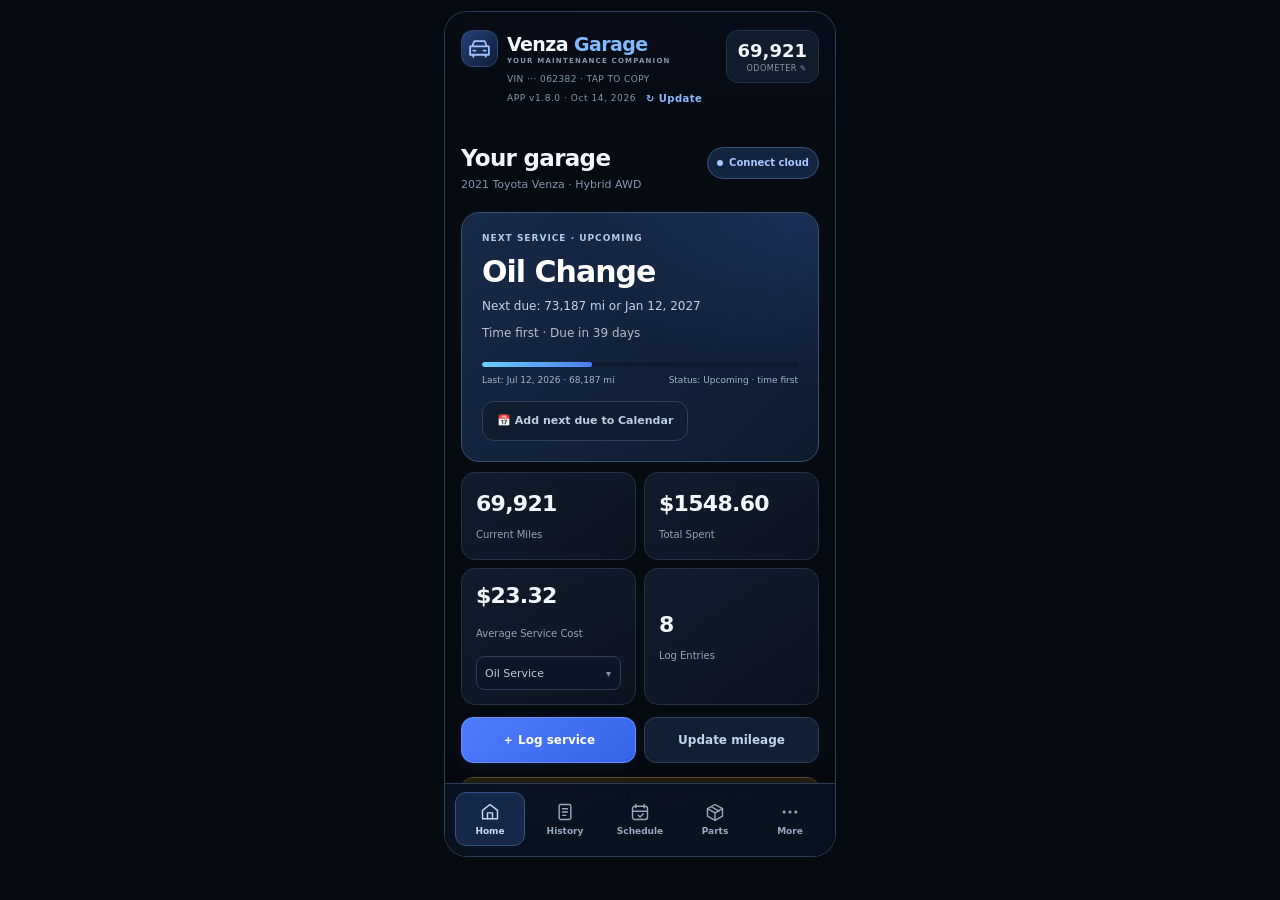
<file: tests/mobile-review.html>
<!doctype html><html lang="en"><head><meta charset="utf-8"><meta name="viewport" content="width=device-width,initial-scale=1"><meta name="robots" content="noindex"><title>Venza mobile layout review</title><style>html,body{margin:0;min-height:100%;background:#060a11}iframe{display:block;width:min(390px,100%);height:844px;border:0;margin:12px auto;border-radius:22px;box-shadow:0 0 0 1px #2d3e58}</style></head><body><iframe title="Venza mobile layout" src="../index.html"></iframe></body></html>
</file>
<file: css/style.css>
/* Venza Garage extracted stylesheet */
/* ─── RESET & ROOT ─────────────────────────────────────────── */
*,*::before,*::after{box-sizing:border-box;margin:0;padding:0;-webkit-tap-highlight-color:transparent}
:root{
  --bg:#1c1e24;
  --bg1:#23262f;
  --bg2:#2a2d38;
  --bg3:#31343f;
  --bg4:#3a3d4a;
  --border:#3a3d4a;
  --border2:#44475a;
  --toyota:#eb0a1e;
  --toyota2:#ff3347;
  --gold:#d4960a;
  --gold2:#f0b530;
  --green:#1a9e52;
  --green2:#22d46e;
  --blue:#2272d4;
  --blue2:#4d9eff;
  --orange:#d97a00;
  --orange2:#f59e0b;
  --text:#eef0f5;
  --text2:#9aa0b8;
  --text3:#5a6080;
  --shadow:0 2px 8px rgba(0,0,0,.3),0 4px 20px rgba(0,0,0,.2);
  --shadow-sm:0 1px 4px rgba(0,0,0,.25);
  --safe-top:env(safe-area-inset-top);
  --safe-bot:env(safe-area-inset-bottom);
}
html{background:var(--bg);height:100%}
body{
  font-family:'Outfit',sans-serif;
  background:var(--bg);
  color:var(--text);
  min-height:100%;
  overflow-x:hidden;
  -webkit-font-smoothing:antialiased;
}
button{cursor:pointer;border:none;background:none;font-family:inherit;touch-action:manipulation}

/* ─── STATUS BAR SPACER ────────────────────────────────────── */
.status-bar{
  height:calc(var(--safe-top) + 0px);
  background:var(--bg1);
  min-height:0;
}

/* ─── HEADER ───────────────────────────────────────────────── */
.header{
  background:var(--bg1);
  border-bottom:1px solid var(--border);
  padding:12px 16px 10px;
  display:flex;align-items:center;justify-content:space-between;
  position:sticky;top:0;z-index:200;
  box-shadow:var(--shadow-sm);
}
.header-left{}
.header-logo{
  font-family:'Bebas Neue',sans-serif;
  font-size:26px;letter-spacing:3px;
  color:var(--text);line-height:1;
  display:flex;align-items:center;gap:6px;
}
.header-logo-dot{
  width:8px;height:8px;border-radius:50%;
  background:var(--toyota);
  box-shadow:0 0 8px var(--toyota);
  flex-shrink:0;
}
.header-sub{
  font-size:10px;color:var(--text3);
  letter-spacing:1.5px;text-transform:uppercase;
  font-family:'JetBrains Mono',monospace;
  margin-top:2px;
}
.app-version-line{display:flex;align-items:center;gap:6px;flex-wrap:wrap;margin-top:5px}
.header-version{
  display:inline-flex;align-items:center;gap:5px;
  margin-top:0;padding:3px 8px;
  border:1px solid rgba(34,212,110,.22);
  border-radius:999px;
  background:rgba(34,212,110,.07);
  color:var(--green2);
  font-family:'JetBrains Mono',monospace;
  font-size:9px;letter-spacing:.55px;
  line-height:1.2;
}
.update-pill{
  display:inline-flex;align-items:center;justify-content:center;gap:4px;
  padding:3px 9px;border-radius:999px;
  border:1px solid rgba(77,158,255,.28);
  background:rgba(77,158,255,.10);
  color:var(--blue2);
  font-family:'JetBrains Mono',monospace;
  font-size:9px;letter-spacing:.45px;line-height:1.2;
  font-weight:700;
}
.update-pill:active{opacity:.75;transform:scale(.96)}
.mileage-pill{
  background:var(--bg3);
  border:1.5px solid var(--border2);
  border-radius:20px;
  padding:6px 14px;
  text-align:right;
  cursor:pointer;
  transition:all .2s;
  box-shadow:var(--shadow-sm);
}
.mileage-pill:active{opacity:.7;transform:scale(.97)}
.mileage-pill:hover{border-color:var(--green2);background:var(--bg4)}
.mi-num{
  font-family:'JetBrains Mono',monospace;
  font-size:16px;font-weight:500;
  color:var(--green2);line-height:1;
}
.mi-label{font-size:9px;color:var(--text3);letter-spacing:1px;text-transform:uppercase;margin-top:2px}

/* ─── NAV TABS ─────────────────────────────────────────────── */
.nav-wrap{
  position:sticky;top:0;z-index:190;
  background:var(--bg1);
  border-bottom:1px solid var(--border);
  box-shadow:var(--shadow-sm);
}
.nav{
  display:grid;
  grid-template-columns:repeat(5,minmax(0,1fr));
  gap:6px;
  padding:8px 10px 10px;
}
.nav-btn{
  width:100%;
  min-width:0;
  padding:9px 6px;
  font-family:'Outfit',sans-serif;
  font-size:11px;font-weight:600;
  color:var(--text2);
  border:1px solid var(--border2);
  border-radius:10px;
  background:var(--bg3);
  letter-spacing:.35px;
  white-space:normal;
  line-height:1.2;
  text-align:center;
  transition:all .2s;
  text-transform:uppercase;
  min-height:42px;
  display:flex;
  align-items:center;
  justify-content:center;
}
.nav-btn.active{color:var(--toyota);border-color:rgba(235,10,30,.38);background:rgba(235,10,30,.06)}

/* ─── PAGES ────────────────────────────────────────────────── */
.page{display:none;padding:16px;max-width:600px;margin:0 auto;
  padding-bottom:calc(24px + var(--safe-bot));}
.page.active{display:block;animation:fadeUp .25s ease both}
@keyframes fadeUp{from{opacity:0;transform:translateY(10px)}to{opacity:1;transform:translateY(0)}}

/* ─── SHARED COMPONENTS ────────────────────────────────────── */
.section-label{
  font-family:'Bebas Neue',sans-serif;
  font-size:12px;letter-spacing:3px;
  color:var(--text3);
  margin:20px 0 8px;
  display:flex;align-items:center;gap:8px;
}
.section-label::after{content:'';flex:1;height:1px;background:var(--border)}

.card{
  background:var(--bg2);
  border:1px solid var(--border);
  border-radius:14px;
  overflow:hidden;
  margin-bottom:10px;
  box-shadow:var(--shadow-sm);
}
.card-head{
  padding:12px 16px 10px;
  border-bottom:1px solid var(--border);
  display:flex;align-items:center;justify-content:space-between;
}
.card-title{
  font-family:'Bebas Neue',sans-serif;
  font-size:14px;letter-spacing:2px;
  color:var(--text2);
}
.card-body{padding:0}

.row{
  display:flex;align-items:center;justify-content:space-between;
  padding:10px 16px;
  border-bottom:1px solid var(--border);
  gap:12px;
}
.row:last-child{border-bottom:none}
.row-key{font-size:13px;color:var(--text2);flex-shrink:0;line-height:1.4}
.row-val{
  font-family:'JetBrains Mono',monospace;
  font-size:12px;color:var(--text);
  text-align:right;word-break:break-word;line-height:1.4;
}
.row-val.red{color:var(--toyota2);font-weight:600}
.row-val.green{color:var(--green2)}
.row-val.orange{color:var(--orange2)}
.row-val.gold{color:var(--gold2)}

/* ─── HERO CARD ────────────────────────────────────────────── */
.hero{
  background:linear-gradient(135deg,#1a1d23 0%,#2d1215 50%,#1a1d23 100%);
  border:none;
  border-radius:16px;
  padding:20px;
  margin-bottom:10px;
  position:relative;
  overflow:hidden;
  box-shadow:0 4px 20px rgba(0,0,0,.15);
}
.hero::before{
  content:'';
  position:absolute;top:-40px;right:-40px;
  width:180px;height:180px;
  background:radial-gradient(circle,rgba(235,10,30,.2) 0%,transparent 70%);
  pointer-events:none;
}
.hero-label{
  font-family:'Bebas Neue',sans-serif;
  font-size:10px;letter-spacing:3px;
  color:rgba(255,255,255,.5);margin-bottom:8px;
}
.hero-mi{
  font-family:'Bebas Neue',sans-serif;
  font-size:48px;line-height:1;
  color:#ffffff;
}
.hero-mi span{color:#ff6b7a}
.hero-desc{font-size:12px;color:rgba(255,255,255,.55);margin-top:4px;line-height:1.5}
.progress-track{
  height:3px;background:var(--bg4);
  border-radius:2px;margin-top:14px;overflow:hidden;
}
.progress-fill{
  height:100%;
  background:linear-gradient(90deg,var(--green) 0%,var(--toyota) 100%);
  border-radius:2px;
  transition:width 1.2s cubic-bezier(.25,.46,.45,.94);
}
.progress-labels{
  display:flex;justify-content:space-between;gap:8px;flex-wrap:wrap;
  margin-top:5px;
  font-family:'JetBrains Mono',monospace;
  font-size:8px;color:var(--text3);
}

/* ─── GAUGE GRID ───────────────────────────────────────────── */
.gauges{
  display:grid;grid-template-columns:1fr 1fr;
  gap:8px;margin-bottom:10px;
}
.gauge{
  background:var(--bg2);border:1px solid var(--border);
  border-radius:12px;padding:14px;
  position:relative;overflow:hidden;
  box-shadow:var(--shadow-sm);
}
.gauge::after{
  content:'';position:absolute;
  top:0;left:0;right:0;height:2px;
  background:var(--accent,var(--toyota));
}
.g-val{
  font-family:'Bebas Neue',sans-serif;
  font-size:28px;line-height:1;margin-bottom:4px;
  color:var(--text);
}
.g-label{font-size:9px;color:var(--text3);letter-spacing:1px;text-transform:uppercase}
.avg-gauge{display:flex;flex-direction:column;justify-content:space-between;gap:8px}
.avg-select-wrap{position:relative;margin-top:2px}
.avg-select-wrap::after{content:'▾';position:absolute;right:12px;top:50%;transform:translateY(-50%);color:var(--text3);font-size:11px;pointer-events:none}
.avg-select{width:100%;height:38px;background:linear-gradient(180deg,rgba(255,255,255,.03),rgba(255,255,255,.015));border:1px solid rgba(240,181,48,.2);border-radius:999px;padding:0 34px 0 12px;color:var(--text);font-family:'Outfit',sans-serif;font-size:12px;font-weight:600;outline:none;-webkit-appearance:none;appearance:none;box-shadow:inset 0 1px 0 rgba(255,255,255,.03)}
.avg-select:focus{border-color:var(--gold2);box-shadow:0 0 0 3px rgba(212,150,10,.1),inset 0 1px 0 rgba(255,255,255,.03)}
.need-card{background:rgba(255,255,255,.03);border:1px solid var(--border);border-radius:10px;padding:11px 12px;margin-bottom:8px}
.need-top{display:flex;justify-content:space-between;align-items:flex-start;gap:10px}
.need-name{font-size:13px;color:var(--text);font-weight:600;line-height:1.45}
.need-qty{font-family:'JetBrains Mono',monospace;font-size:11px;color:var(--gold2);white-space:nowrap}
.need-meta{font-size:10px;color:var(--text3);margin-top:4px;line-height:1.6}
.need-links{margin-top:8px}

/* ─── ALERT BOX ────────────────────────────────────────────── */
.alert{
  border-radius:10px;padding:12px 14px;
  margin-bottom:10px;font-size:12px;
  line-height:1.6;display:flex;gap:10px;align-items:flex-start;
}
.alert-icon{font-size:16px;flex-shrink:0;margin-top:1px}
.alert-body{}
.alert-title{font-weight:600;margin-bottom:2px;font-size:13px}
.alert.red{background:rgba(235,10,30,.1);border:1px solid rgba(235,10,30,.25);color:#ff7080}
.alert.green{background:rgba(34,212,110,.08);border:1px solid rgba(34,212,110,.2);color:var(--green2)}
.alert.gold{background:rgba(212,150,10,.08);border:1px solid rgba(212,150,10,.2);color:var(--gold2)}
.alert.blue{background:rgba(34,114,212,.1);border:1px solid rgba(34,114,212,.25);color:var(--blue2)}

/* ─── SERVICE LOG ──────────────────────────────────────────── */
.log-item{
  background:var(--bg2);border:1px solid var(--border);
  border-left:3px solid var(--green);
  border-radius:10px;padding:14px 40px 14px 14px;margin-bottom:8px;
  position:relative;
  box-shadow:var(--shadow-sm);
}
.log-item.user-entry{border-left-color:var(--blue)}
.log-top{display:flex;justify-content:space-between;align-items:flex-start;margin-bottom:6px;gap:8px}
.log-date{font-family:'JetBrains Mono',monospace;font-size:11px;color:var(--text3)}
.log-mi{font-family:'JetBrains Mono',monospace;font-size:12px;color:var(--green2);white-space:nowrap;font-weight:600}
.log-type{
  font-family:'Bebas Neue',sans-serif;
  font-size:14px;letter-spacing:1px;
  color:var(--text);margin-bottom:4px;
}
.log-desc{font-size:12px;color:var(--text2);line-height:1.5;margin-bottom:8px}
.log-foot{display:flex;justify-content:space-between;align-items:center;flex-wrap:wrap;gap:6px}
.log-shop{font-size:11px;color:var(--text3)}
.log-cost{
  font-family:'JetBrains Mono',monospace;
  font-size:14px;font-weight:700;color:var(--orange2);
}
.log-link{font-size:11px;color:var(--blue2);text-decoration:none;font-weight:500}
.delete-btn{
  position:absolute;top:10px;right:10px;
  color:#ffffff;
  background:var(--toyota);
  border-radius:50%;
  width:22px;height:22px;
  font-size:11px;font-weight:700;
  display:flex;align-items:center;justify-content:center;
  transition:all .2s;
  opacity:0.7;
  line-height:1;
}
.delete-btn:hover{opacity:1;transform:scale(1.1)}
.delete-btn:active{transform:scale(.95)}
.total-row{
  background:var(--bg4);border:1px solid var(--border2);
  border-radius:12px;padding:14px 16px;
  display:flex;justify-content:space-between;align-items:center;
  margin-top:4px;
}
.total-label{
  font-family:'Bebas Neue',sans-serif;
  font-size:13px;letter-spacing:2px;color:var(--text2);
}
.total-val{
  font-family:'Bebas Neue',sans-serif;
  font-size:26px;color:var(--text);
}

/* ─── FORM ─────────────────────────────────────────────────── */
.form-section{
  background:var(--bg2);border:1px solid var(--border);
  border-radius:14px;padding:16px;margin-bottom:10px;
  box-shadow:var(--shadow-sm);
}
.form-title{
  font-family:'Bebas Neue',sans-serif;
  font-size:16px;letter-spacing:2px;
  color:var(--text);margin-bottom:16px;
}
.fl{margin-bottom:14px}
.fl label{
  display:block;font-size:10px;color:var(--text3);
  letter-spacing:1.5px;text-transform:uppercase;
  font-family:'Outfit',sans-serif;font-weight:600;
  margin-bottom:6px;
}
.fi,.fs,.ft{
  width:100%;background:var(--bg3);
  border:1.5px solid var(--border2);border-radius:8px;
  padding:12px 13px;color:var(--text);
  font-family:'Outfit',sans-serif;
  font-size:16px; /* 16px minimum prevents Safari auto-zoom on focus */
  outline:none;transition:border-color .2s,box-shadow .2s;
  -webkit-appearance:none;
  color-scheme:dark;
}
.fi:focus,.fs:focus,.ft:focus{
  border-color:var(--toyota);
  box-shadow:0 0 0 3px rgba(235,10,30,.1);
}
.ft{resize:vertical;min-height:76px}
.fg2{display:grid;grid-template-columns:1fr 1fr;gap:10px}
/* ─── MILEAGE FIELD HINTS ───────────────────────────────────── */
.mi-hint{font-size:11px;color:var(--text3);margin-top:5px;line-height:1.5;
  font-family:'JetBrains Mono',monospace;}
.mi-warn{display:none;margin-top:6px;padding:8px 11px;border-radius:7px;
  background:rgba(217,122,0,.1);border:1px solid rgba(217,122,0,.3);
  font-size:12px;color:var(--orange2);line-height:1.5;}
.mi-warn.visible{display:block}
/* ─── PART ROW IMPROVEMENTS ─────────────────────────────────── */
.item-editor-top{display:flex;align-items:center;justify-content:space-between;gap:12px;margin-bottom:10px}
.item-editor-title{font-size:11px;color:var(--text2);font-weight:600;letter-spacing:.5px;
  flex:1;min-width:0;overflow:hidden;text-overflow:ellipsis;white-space:nowrap;}
.item-editor-title.named{color:var(--text);font-size:12px}
.item-grid{display:grid;grid-template-columns:1fr 1fr;gap:8px}
.item-grid .span2{grid-column:1/-1}
.item-price-row{display:grid;grid-template-columns:1fr 1fr;gap:8px;align-items:end}
.item-subtotal{
  grid-column:1/-1;
  display:none;
  font-family:'JetBrains Mono',monospace;
  font-size:12px;color:var(--orange2);font-weight:600;
  text-align:right;padding:4px 2px 0;
}
.item-subtotal.visible{display:block}
/* ─── PARTS AUTOCOMPLETE ─────────────────────────────────────── */
.part-ac-wrap{position:relative;grid-column:1/-1}
.part-ac{
  display:none;position:absolute;left:0;right:0;top:100%;z-index:300;
  background:var(--bg1);border:1.5px solid var(--toyota);
  border-top:none;border-radius:0 0 8px 8px;
  max-height:200px;overflow-y:auto;
  -webkit-overflow-scrolling:touch;
  box-shadow:0 8px 24px rgba(0,0,0,.4);
}
.part-ac.open{display:block}
.part-ac-item{
  padding:11px 13px;border-bottom:1px solid var(--border);
  cursor:pointer;transition:background .15s;
}
.part-ac-item:last-child{border-bottom:none}
.part-ac-item:active,.part-ac-item:hover{background:rgba(235,10,30,.08)}
.part-ac-name{font-size:14px;font-weight:600;color:var(--text);line-height:1.3}
.part-ac-meta{font-size:11px;color:var(--text3);margin-top:2px;line-height:1.4}
.part-ac-price{font-family:'JetBrains Mono',monospace;font-size:11px;color:var(--orange2)}
.btn-primary{
  width:100%;padding:14px;
  background:var(--toyota);color:#fff;
  border-radius:10px;font-weight:700;font-size:15px;
  letter-spacing:.5px;transition:all .2s;
  font-family:'Outfit',sans-serif;
}
.btn-primary:active{transform:scale(.98);background:#c90019}
.btn-ghost{
  width:100%;padding:13px;
  background:var(--bg3);color:var(--text2);
  border:1.5px solid var(--border2);border-radius:10px;
  font-size:14px;font-family:'Outfit',sans-serif;
  transition:all .2s;
}
.btn-ghost:active{opacity:.7}
.btn-row{display:grid;grid-template-columns:1fr 1fr;gap:10px;margin-top:4px}
.item-builder{display:flex;flex-direction:column;gap:10px}
.item-editor{background:rgba(255,255,255,.02);border:1px solid var(--border);border-radius:10px;padding:12px}
.item-editor-top{display:flex;align-items:center;justify-content:space-between;gap:12px;margin-bottom:10px}
.item-editor-title{font-size:11px;color:var(--text2);font-weight:600;letter-spacing:.5px}
.item-remove{color:var(--toyota);font-size:11px;font-weight:700;border:1px solid rgba(235,10,30,.25);border-radius:999px;padding:4px 10px}
.item-grid{display:grid;grid-template-columns:1fr 1fr;gap:10px}
.item-check{display:flex;align-items:center;gap:8px;margin-top:10px;font-size:12px;color:var(--text2)}
.item-check input{accent-color:var(--toyota);width:16px;height:16px}
.item-builder-actions{display:grid;grid-template-columns:1fr;gap:8px;margin-top:2px}
.item-add{width:100%;padding:11px 13px;background:var(--bg3);color:var(--text2);border:1.5px dashed var(--border2);border-radius:10px;font-size:13px;font-weight:600}
.item-linked{display:inline-block;font-size:9px;padding:2px 7px;border-radius:5px;font-weight:700;letter-spacing:.5px;text-transform:uppercase;background:rgba(34,114,212,.1);color:var(--blue2);border:1px solid rgba(34,114,212,.25)}
.log-parts{margin-top:10px;border-top:1px dashed var(--border);padding-top:10px;display:flex;flex-direction:column;gap:8px}
.log-part{background:rgba(255,255,255,.02);border:1px solid var(--border);border-radius:8px;padding:9px 10px}
.log-part-top{display:flex;justify-content:space-between;align-items:flex-start;gap:8px}
.log-part-name{font-size:12px;color:var(--text);font-weight:600;line-height:1.45}
.log-part-price{font-family:'JetBrains Mono',monospace;font-size:11px;color:var(--orange2);white-space:nowrap}
.log-part-meta{font-size:10px;color:var(--text3);margin-top:3px;line-height:1.5}
.log-part-link{font-size:10px;color:var(--blue2);text-decoration:none;display:inline-block;margin-top:4px}
.service-parts-toggle{width:100%;display:flex;align-items:center;justify-content:space-between;gap:12px;padding:12px 13px;background:var(--bg3);color:var(--text);border:1.5px solid var(--border2);border-radius:10px;font-size:13px;font-weight:600}
.service-parts-toggle small{display:block;font-size:10px;color:var(--text3);font-weight:500;margin-top:3px}
.service-parts-toggle .chev{font-size:18px;color:var(--text3);transition:transform .2s}
.service-parts-toggle.open .chev{transform:rotate(180deg)}
.service-parts-wrap{display:none;margin-top:12px}
.service-parts-wrap.open{display:block}
.auto-cost-note{font-size:10px;color:var(--text3);line-height:1.6;margin-top:6px}
/* ─── REUSE LAST PARTS BAR ──────────────────────────────────── */
.reuse-bar{
  display:none;align-items:flex-start;gap:10px;
  background:rgba(34,212,110,.06);
  border:1px solid rgba(34,212,110,.22);
  border-radius:10px;padding:10px 13px;
  margin-top:10px;animation:fadeUp .2s ease both;
}
.reuse-bar.visible{display:flex}
.reuse-bar-info{flex:1;min-width:0}
.reuse-bar-label{font-size:10px;font-weight:700;letter-spacing:.8px;text-transform:uppercase;color:var(--green2);margin-bottom:3px}
.reuse-bar-meta{font-size:12px;font-weight:600;color:var(--text);margin-bottom:3px;white-space:nowrap;overflow:hidden;text-overflow:ellipsis}
.reuse-bar-parts{font-size:11px;color:var(--text2);line-height:1.5;white-space:nowrap;overflow:hidden;text-overflow:ellipsis}
.reuse-bar-btn{
  flex-shrink:0;background:var(--green);color:#fff;
  border-radius:8px;padding:8px 14px;
  font-size:12px;font-weight:700;letter-spacing:.3px;
  border:none;cursor:pointer;transition:all .2s;align-self:center;
}
.reuse-bar-btn:active{opacity:.75;transform:scale(.96)}
.parts-group-head{padding:12px 16px 10px;background:rgba(255,255,255,.03);border-bottom:1px solid var(--border);font-family:'Bebas Neue',sans-serif;font-size:14px;letter-spacing:1.4px;color:var(--gold2)}
.parts-source-row{margin-top:8px;display:flex;flex-direction:column;gap:6px}
.parts-source-chip{display:flex;justify-content:space-between;gap:10px;align-items:flex-start;background:rgba(255,255,255,.03);border:1px solid var(--border);border-radius:8px;padding:8px 10px}
.parts-source-left{min-width:0}
.parts-source-store{font-size:11px;color:var(--text);font-weight:600;line-height:1.45}
.parts-source-meta{font-size:10px;color:var(--text3);margin-top:2px;line-height:1.5}
.parts-source-price{font-family:'JetBrains Mono',monospace;font-size:11px;color:var(--orange2);white-space:nowrap}
.parts-mini-tag{display:inline-block;font-size:9px;padding:2px 7px;border-radius:5px;font-weight:700;letter-spacing:.5px;text-transform:uppercase;background:rgba(34,114,212,.1);color:var(--blue2);border:1px solid rgba(34,114,212,.25);margin-top:6px}
.log-parts-summary{font-size:11px;color:var(--text2);margin-top:10px;border-top:1px dashed var(--border);padding-top:10px}
.log-parts-grid{margin-top:8px;display:flex;flex-direction:column;gap:8px}

/* ─── UPCOMING ─────────────────────────────────────────────── */
.svc-item{
  display:flex;align-items:center;gap:12px;
  padding:12px 16px;border-bottom:1px solid var(--border);
}
.svc-item:last-child{border-bottom:none}
.svc-dot{
  width:9px;height:9px;border-radius:50%;flex-shrink:0;
}
.svc-dot.next{background:var(--toyota);box-shadow:0 0 8px rgba(235,10,30,.6)}
.svc-dot.watch{background:var(--orange2)}
.svc-dot.routine{background:var(--green2)}
.svc-dot.long{background:var(--text3)}
.svc-info{flex:1}
.svc-name{font-size:13px;color:var(--text);line-height:1.4}
.svc-note{font-size:11px;color:var(--text3);margin-top:2px}
.svc-right{text-align:right;flex-shrink:0}
.svc-mi{
  font-family:'JetBrains Mono',monospace;
  font-size:11px;color:var(--text3);
}
.badge{
  display:inline-block;
  font-size:9px;padding:2px 7px;
  border-radius:4px;font-weight:700;
  letter-spacing:.5px;text-transform:uppercase;
  margin-top:3px;
}
.badge.red{background:rgba(235,10,30,.15);color:#ff7080;border:1px solid rgba(235,10,30,.3)}
.badge.orange{background:rgba(217,122,0,.12);color:var(--orange2);border:1px solid rgba(217,122,0,.3)}
.badge.green{background:rgba(34,212,110,.1);color:var(--green2);border:1px solid rgba(34,212,110,.25)}
.badge.gray{background:rgba(90,96,128,.2);color:var(--text3);border:1px solid rgba(90,96,128,.3)}

/* ─── SCHEDULE CUSTOMIZER ───────────────────────────────── */
.sched-config-item{padding:14px 16px;border-bottom:1px solid var(--border)}
.sched-config-item:last-child{border-bottom:none}
.sched-config-top{display:flex;align-items:flex-start;justify-content:space-between;gap:10px;margin-bottom:8px}
.sched-config-name{font-size:13px;color:var(--text);font-weight:600;line-height:1.45}
.sched-config-meta{font-size:10px;color:var(--text3);line-height:1.6;margin-top:4px}
.sched-config-grid{display:grid;grid-template-columns:1fr 1fr;gap:10px;margin-top:10px}
.sched-config-actions{display:flex;gap:8px;flex-wrap:wrap;margin-top:10px}
.sched-flag{display:inline-block;font-size:9px;padding:2px 7px;border-radius:5px;font-weight:700;letter-spacing:.5px;text-transform:uppercase}
.sched-flag.default{background:rgba(90,96,128,.18);color:var(--text3);border:1px solid rgba(90,96,128,.25)}
.sched-flag.custom{background:rgba(34,114,212,.1);color:var(--blue2);border:1px solid rgba(34,114,212,.25)}
.sched-flag.earlier{background:rgba(34,212,110,.1);color:var(--green2);border:1px solid rgba(34,212,110,.25)}
.sched-flag.later{background:rgba(217,122,0,.12);color:var(--orange2);border:1px solid rgba(217,122,0,.3)}
.sched-inline-note{font-size:11px;color:var(--text3);line-height:1.6;margin-top:4px}
.sched-toggle-head{cursor:pointer;user-select:none}
.sched-toggle-right{display:flex;align-items:center;gap:8px;flex-shrink:0}
.sched-toggle-chevron{color:var(--text3);font-size:18px;line-height:1;transition:transform .25s cubic-bezier(.25,.46,.45,.94)}
.sched-toggle-head[aria-expanded="true"] .sched-toggle-chevron{transform:rotate(180deg)}
#scheduleConfigList{display:none}
#scheduleConfigList.expanded{display:block}

/* ─── PARTS ────────────────────────────────────────────────── */
.part-item{
  padding:12px 16px;border-bottom:1px solid var(--border);
}
.part-item:last-child{border-bottom:none}
.part-row1{display:flex;justify-content:space-between;align-items:flex-start;gap:8px;margin-bottom:3px}
.part-name{font-size:13px;color:var(--text);font-weight:500}
.part-price{
  font-family:'JetBrains Mono',monospace;
  font-size:13px;color:var(--orange2);
  white-space:nowrap;flex-shrink:0;
}
.part-num{font-family:'JetBrains Mono',monospace;font-size:10px;color:var(--text3);margin-bottom:3px}
.part-link{font-size:11px;color:var(--blue2);text-decoration:none}
.part-missing{font-size:11px;color:var(--text3);font-style:italic}
.inv-check{display:flex;align-items:center;gap:8px;font-size:12px;color:var(--text2);margin:4px 0 14px}
.inv-row{padding:12px 16px;border-bottom:1px solid var(--border)}
.inv-row:last-child{border-bottom:none}
.inv-top{display:flex;justify-content:space-between;align-items:flex-start;gap:10px}
.inv-name{font-size:13px;color:var(--text);font-weight:600;line-height:1.45}
.inv-meta{font-size:10px;color:var(--text3);margin-top:4px;line-height:1.5}
.inv-qty{font-family:'JetBrains Mono',monospace;font-size:11px;padding:4px 8px;border-radius:6px;border:1px solid var(--border2);background:var(--bg4);color:var(--text2);white-space:nowrap}
.inv-qty.low{color:var(--orange2);border-color:rgba(245,158,11,.3)}
.inv-qty.out{color:var(--toyota2);border-color:rgba(235,10,30,.3)}
.inv-actions{display:flex;gap:8px;flex-wrap:wrap;margin-top:10px}
.inv-btn{font-size:11px;border:1px solid var(--border2);border-radius:7px;padding:6px 10px;background:var(--bg3);color:var(--text2)}
.inv-btn.danger{border-color:rgba(235,10,30,.35);color:var(--toyota2)}
.suggest-card{background:var(--bg3);border:1px solid var(--border2);border-radius:10px;padding:10px 12px;margin-bottom:8px}
.suggest-top{display:flex;justify-content:space-between;align-items:flex-start;gap:10px}
.suggest-name{font-size:13px;color:var(--text);font-weight:600;line-height:1.45}
.suggest-meta{font-size:10px;color:var(--text3);margin-top:4px;line-height:1.5}
.suggest-btn{margin-top:8px;font-size:11px;border:1px solid rgba(34,212,110,.28);background:rgba(34,212,110,.08);color:var(--green2);border-radius:7px;padding:6px 10px}
.selected-use{background:var(--bg2);border:1px solid var(--border);border-radius:10px;padding:10px 12px;margin-bottom:8px}
.selected-use-top{display:flex;justify-content:space-between;align-items:flex-start;gap:10px}
.selected-use-actions{display:flex;gap:8px;flex-wrap:wrap;margin-top:8px}
.selected-use-btn{font-size:11px;border:1px solid var(--border2);background:var(--bg3);color:var(--text2);border-radius:7px;padding:5px 9px}
.selected-use-btn.danger{border-color:rgba(235,10,30,.35);color:var(--toyota2)}
.parts-badge{display:inline-block;font-size:9px;padding:2px 7px;border-radius:5px;font-weight:700;letter-spacing:.5px;text-transform:uppercase;margin-top:6px;background:rgba(212,150,10,.1);color:var(--gold2);border:1px solid rgba(212,150,10,.25)}
.master-source-list{display:flex;flex-direction:column;gap:8px;margin-top:10px}
.master-source{background:rgba(255,255,255,.03);border:1px solid var(--border);border-radius:8px;padding:9px 10px}
.master-source-top{display:flex;justify-content:space-between;align-items:flex-start;gap:8px}
.master-source-name{font-size:11px;color:var(--text);font-weight:600;line-height:1.45}
.master-source-meta{font-size:10px;color:var(--text3);margin-top:3px;line-height:1.5}
.master-source-price{font-family:'JetBrains Mono',monospace;font-size:11px;color:var(--orange2);white-space:nowrap}
.master-editor-note{font-size:11px;color:var(--text3);margin-top:8px;line-height:1.6}
.master-empty{padding:14px 16px;font-size:12px;color:var(--text3);line-height:1.6}

/* ─── GUIDES ───────────────────────────────────────────────── */
.guide-item{
  background:var(--bg2);border:1px solid var(--border);
  border-radius:12px;margin-bottom:8px;overflow:hidden;
  box-shadow:var(--shadow-sm);
}
.guide-head{
  display:flex;align-items:center;justify-content:space-between;
  padding:14px 16px;cursor:pointer;
  user-select:none;
  transition:background .15s;
}
.guide-head:active{background:var(--bg3)}
.guide-head-left{}
.guide-title{
  font-family:'Bebas Neue',sans-serif;
  font-size:16px;letter-spacing:1.5px;color:var(--text);
}
.guide-meta{font-size:11px;color:var(--text3);margin-top:2px}
.guide-chevron{
  color:var(--text3);font-size:20px;
  transition:transform .3s cubic-bezier(.25,.46,.45,.94);
  flex-shrink:0;
}
.guide-item.open .guide-chevron{transform:rotate(180deg)}
.guide-body{
  display:none;
  padding:0 16px 16px;
  border-top:1px solid var(--border);
  padding-top:14px;
}
.guide-item.open .guide-body{display:block}

.step{display:flex;gap:12px;margin-bottom:13px;align-items:flex-start}
.step:last-of-type{margin-bottom:0}
.step-n{
  width:22px;height:22px;border-radius:50%;
  background:var(--toyota);color:#fff;
  font-size:11px;font-weight:700;
  display:flex;align-items:center;justify-content:center;
  flex-shrink:0;margin-top:1px;
}
.step-t{font-size:13px;color:var(--text2);line-height:1.6}
.step-t strong{color:var(--text)}
.step-t code{
  font-family:'JetBrains Mono',monospace;
  font-size:11px;background:var(--bg4);
  padding:1px 5px;border-radius:3px;color:var(--orange2);
}
.g-warn{
  background:rgba(235,10,30,.08);border:1px solid rgba(235,10,30,.2);
  border-radius:8px;padding:10px 12px;margin-bottom:12px;
  font-size:12px;color:#ff8090;line-height:1.6;
}
.g-info{
  background:rgba(34,114,212,.08);border:1px solid rgba(34,114,212,.2);
  border-radius:8px;padding:10px 12px;margin-bottom:12px;
  font-size:12px;color:var(--blue2);line-height:1.6;
}
.g-tip{
  background:rgba(34,212,110,.07);border:1px solid rgba(34,212,110,.18);
  border-radius:8px;padding:10px 12px;margin-top:12px;
  font-size:12px;color:var(--green2);line-height:1.6;
}
.guide-actions{display:flex;gap:8px;flex-wrap:wrap;margin-top:14px}
.guide-btn{font-size:11px;border:1px solid var(--border2);border-radius:8px;padding:8px 10px;background:var(--bg3);color:var(--text2);font-weight:600}
.guide-btn.primary{border-color:rgba(34,114,212,.28);color:var(--blue2);background:rgba(34,114,212,.08)}
.guide-btn.print{border-color:rgba(212,150,10,.28);color:var(--gold2);background:rgba(212,150,10,.08)}
.g-gold{
  background:rgba(212,150,10,.08);border:1px solid rgba(212,150,10,.2);
  border-radius:8px;padding:10px 12px;margin-bottom:12px;
  font-size:12px;color:var(--gold2);line-height:1.6;
}

/* ─── WARRANTY ─────────────────────────────────────────────── */
.warranty-card{
  background:var(--bg2);border:1px solid var(--border);
  border-radius:12px;margin-bottom:8px;overflow:hidden;
  box-shadow:var(--shadow-sm);
}
.wc-head{
  display:flex;align-items:center;gap:10px;
  padding:14px 16px;border-bottom:1px solid var(--border);
}
.wc-icon{font-size:20px;flex-shrink:0}
.wc-title{
  font-family:'Bebas Neue',sans-serif;
  font-size:15px;letter-spacing:1.5px;color:var(--text);
}
.wc-sub{font-size:11px;color:var(--text3);margin-top:1px}
.wc-badge{
  margin-left:auto;
  font-family:'JetBrains Mono',monospace;
  font-size:11px;
  padding:4px 10px;border-radius:6px;
  white-space:nowrap;flex-shrink:0;
}
.wc-badge.active{background:rgba(34,212,110,.1);color:var(--green2);border:1px solid rgba(34,212,110,.25)}
.wc-badge.check{background:rgba(212,150,10,.1);color:var(--gold2);border:1px solid rgba(212,150,10,.25)}
.wc-badge.expired{background:rgba(90,96,128,.15);color:var(--text3);border:1px solid rgba(90,96,128,.25)}
.wc-body{padding:12px 16px}
.wc-row{
  display:flex;justify-content:space-between;
  padding:7px 0;border-bottom:1px solid var(--border);
  font-size:12px;gap:10px;
}
.wc-row:last-child{border-bottom:none}
.wc-row-k{color:var(--text2)}
.wc-row-v{
  font-family:'JetBrains Mono',monospace;
  color:var(--text);text-align:right;font-weight:500;font-size:11px;
}

/* ─── MODAL ────────────────────────────────────────────────── */
.overlay{
  display:none;position:fixed;inset:0;
  background:rgba(0,0,0,.45);z-index:500;
  align-items:flex-end;justify-content:center;
  backdrop-filter:blur(6px);
  -webkit-backdrop-filter:blur(6px);
}
.overlay.open{display:flex;animation:fadeIn .2s ease}
@keyframes fadeIn{from{opacity:0}to{opacity:1}}
.modal{
  background:var(--bg2);
  border:1px solid var(--border2);
  border-radius:22px 22px 0 0;
  padding:20px 16px;
  padding-bottom:calc(24px + var(--safe-bot));
  width:100%;max-width:500px;
  max-height:85vh;
  display:flex;flex-direction:column;
  animation:slideUp .28s cubic-bezier(.25,.46,.45,.94);
  box-shadow:0 -4px 30px rgba(0,0,0,.5);
}
.modal-scroll{
  overflow-y:auto;
  -webkit-overflow-scrolling:touch;
  flex:1;
  padding-right:2px;
}
@keyframes slideUp{from{transform:translateY(80px);opacity:0}to{transform:translateY(0);opacity:1}}
.modal-title{
  font-family:'Bebas Neue',sans-serif;
  font-size:22px;letter-spacing:2px;
  color:var(--text);
  margin-bottom:14px;flex-shrink:0;
}
.modal-grip{
  width:40px;height:4px;
  background:var(--border2);border-radius:2px;
  margin:0 auto 14px;flex-shrink:0;
}

/* ─── TOAST ────────────────────────────────────────────────── */
.toast{
  position:fixed;bottom:calc(80px + var(--safe-bot));left:50%;
  transform:translateX(-50%) translateY(20px);
  background:#1a1d23;border:1px solid #2d3142;
  border-radius:12px;padding:11px 20px;
  font-size:13px;color:#ffffff;font-weight:500;
  white-space:nowrap;z-index:600;
  opacity:0;transition:all .3s;pointer-events:none;
  box-shadow:0 4px 20px rgba(0,0,0,.25);
}
.toast.show{opacity:1;transform:translateX(-50%) translateY(0)}

/* ─── SCROLLBAR ────────────────────────────────────────────── */
::-webkit-scrollbar{width:0;height:0}

/* ─── TOYOTA SCHEDULE TABLE ────────────────────────────────── */
.sched-table{width:100%;border-collapse:collapse;font-size:11px}
.sched-table th{
  background:var(--bg4);color:var(--text2);
  padding:7px 8px;text-align:center;
  font-family:'JetBrains Mono',monospace;font-size:10px;
  border:1px solid var(--border);white-space:nowrap;
}
.sched-table td{
  padding:7px 8px;border:1px solid var(--border);
  text-align:center;vertical-align:middle;color:var(--text2);
}
.sched-table td:first-child{text-align:left;color:var(--text);font-size:12px}
.sched-table tr:nth-child(even) td{background:rgba(255,255,255,.02)}
.sched-check{color:var(--toyota);font-size:14px;font-weight:700}
.sched-replace{color:var(--green2);font-size:14px;font-weight:700}
.sched-inspect{color:var(--gold2);font-size:12px}
.sched-note{font-size:10px;color:var(--text3)}
.sched-wrap{overflow-x:auto;border-radius:10px;border:1px solid var(--border)}
/* ─── SMART MAINTENANCE ITEM ────────────────────────────────── */
.sm-item{
  display:flex;align-items:center;gap:10px;
  padding:9px 12px;border-radius:10px;
  margin-bottom:6px;
  border:1px solid var(--border);
  background:var(--bg2);
  box-shadow:none;
}
.sm-icon{font-size:18px;flex-shrink:0}
.sm-info{flex:1;min-width:0}
.sm-name{font-size:12px;color:var(--text);font-weight:600;
  white-space:nowrap;overflow:hidden;text-overflow:ellipsis}
.sm-detail{font-size:10px;color:var(--text3);margin-top:2px}
.sm-badge{
  font-family:"JetBrains Mono",monospace;
  font-size:10px;padding:3px 8px;border-radius:6px;
  white-space:nowrap;flex-shrink:0;font-weight:700;
}
.sm-overdue{background:rgba(235,10,30,.15);color:#ff7080;border:1px solid rgba(235,10,30,.3)}
.sm-soon{background:rgba(217,122,0,.12);color:var(--orange2);border:1px solid rgba(217,122,0,.3)}
.sm-upcoming{background:rgba(34,212,110,.1);color:var(--green2);border:1px solid rgba(34,212,110,.25)}
.sm-future{background:var(--bg4);color:var(--text3);border:1px solid var(--border2)}

/* ─── REMINDERS / CALENDAR ─────────────────────────────── */
.hero-actions{display:flex;gap:8px;flex-wrap:wrap;margin-top:12px}
.hero-mini{width:auto;padding:9px 12px;font-size:12px;border-color:rgba(255,255,255,.14);background:rgba(255,255,255,.06);color:#fff}
.hero-mini:active{opacity:.75}
.svc-actions{margin-top:8px;display:flex;gap:8px;flex-wrap:wrap}
.mini-btn{font-size:11px;border:1px solid var(--border2);border-radius:7px;padding:6px 10px;background:var(--bg3);color:var(--text2)}
.reminder-grid{display:grid;grid-template-columns:1fr;gap:10px}
.reminder-card{background:var(--bg3);border:1px solid var(--border2);border-radius:12px;padding:12px}
.reminder-card-title{font-family:'Bebas Neue',sans-serif;font-size:14px;letter-spacing:1.5px;color:var(--text);margin-bottom:6px}
.reminder-card-copy{font-size:12px;color:var(--text2);line-height:1.65}
.reminder-meta{margin-top:10px;display:grid;gap:6px}
.reminder-row{display:flex;justify-content:space-between;gap:10px;font-size:11px;color:var(--text3)}
.reminder-row strong{color:var(--text2);font-weight:600}
.lock-note{font-size:11px;color:var(--green2);margin-top:8px;line-height:1.6}

html.modal-open,body.modal-open{overflow:hidden}
#masterPartModal{z-index:750;align-items:center;justify-content:center;padding:16px;background:rgba(7,9,14,.74);backdrop-filter:none;-webkit-backdrop-filter:none}
#masterPartModal .modal{width:min(560px, calc(100vw - 24px));max-height:min(78vh, 760px);border-radius:20px;padding:18px 16px;padding-bottom:18px;animation:masterPop .18s ease;box-shadow:0 18px 60px rgba(0,0,0,.55)}
#masterPartModal .modal-scroll{max-height:calc(min(78vh, 760px) - 132px)}
#masterPartModal .modal-grip{display:none}
#masterPartModal .modal-title{margin-bottom:12px}
@keyframes masterPop{from{opacity:0;transform:translateY(10px) scale(.985)}to{opacity:1;transform:translateY(0) scale(1)}}
/* ─── MOBILE SAFARI FIT ───────────────────────────────────── */
@media (max-width: 430px){
  .header{padding:10px 12px 8px}
  .header-logo{font-size:22px;letter-spacing:2.4px}
  .header-sub{font-size:9px;letter-spacing:1.2px}
  .app-version-line{gap:5px;margin-top:4px}
  .header-version{font-size:8px;padding:3px 7px;margin-top:0}
  .update-pill{font-size:8px;padding:3px 7px}
  .mileage-pill{padding:5px 10px;border-radius:18px}
  .mi-num{font-size:14px}
  .mi-label{font-size:8px}

  .nav{gap:5px;padding:8px 8px 10px;grid-template-columns:repeat(3,minmax(0,1fr))}
  .nav-btn{font-size:10px;min-height:40px;padding:8px 5px;border-radius:9px}

  .page{padding:12px;padding-bottom:calc(20px + var(--safe-bot))}
  .section-label{margin:16px 0 8px;font-size:11px;letter-spacing:2.4px}

  .hero{padding:16px;border-radius:14px}
  .hero-label{font-size:9px;letter-spacing:2.4px}
  .hero-mi{font-size:clamp(28px, 11vw, 44px);line-height:.95;word-break:break-word}
  .hero-desc{font-size:11px}
  .progress-labels{font-size:7px;gap:6px}
  .hero-actions{margin-top:10px}
  .hero-mini{padding:8px 10px;font-size:11px}

  .gauges{gap:6px}
  .gauge{padding:12px;border-radius:10px}
  .g-val{font-size:24px}
  .g-label{font-size:8px}
  .avg-select{height:34px;padding:0 30px 0 10px;font-size:11px}
  .avg-select-wrap::after{right:10px;font-size:10px}

  .card{border-radius:12px}
  .card-head{padding:10px 12px 9px}
  .row{padding:9px 12px;gap:10px}
  .row-key{font-size:12px}
  .row-val{font-size:11px}

  .log-item{padding:12px 36px 12px 12px}
  .log-type{font-size:13px}
  .log-desc,.step-t{font-size:12px}

  .form-section{padding:14px;border-radius:12px}
  .form-title{font-size:15px;letter-spacing:1.5px;margin-bottom:14px}
  .fi,.fs,.ft{padding:10px 12px;font-size:16px}
  .fg2{gap:8px}

  .part-item,.inv-row,.svc-item{padding:10px 12px}
  .part-name,.inv-name,.svc-name,.suggest-name{font-size:12px}
  .part-price,.master-source-price{font-size:12px}
  .inv-meta,.master-source-meta,.suggest-meta,.svc-note{font-size:9px}
  .inv-actions{gap:6px}
  .inv-btn,.mini-btn,.selected-use-btn,.suggest-btn{font-size:10px;padding:6px 8px}

  .guide-head{padding:12px 14px}
  .guide-title{font-size:14px}
  .guide-meta{font-size:10px}
  .guide-body{padding:0 14px 14px;padding-top:12px}

  .warranty-card,.guide-item{border-radius:10px}
  .wc-head{padding:12px 14px}
  .wc-title{font-size:14px}
  .wc-sub{font-size:10px}
  .wc-row{font-size:11px}

  .modal{padding:18px 14px;padding-bottom:calc(22px + var(--safe-bot))}
  .modal-title{font-size:20px}
  #masterPartModal{padding:12px}
  #masterPartModal .modal{width:calc(100vw - 20px);max-height:74vh;border-radius:16px;padding:16px 14px}
  #masterPartModal .modal-scroll{max-height:calc(74vh - 124px)}

  #miInput{font-size:26px !important;letter-spacing:2px !important}
}

/* Compact garage navigation and cloud recovery */
.header{position:relative}
.nav{grid-template-columns:repeat(5,minmax(0,1fr));max-width:600px;margin:0 auto;padding:8px 12px;gap:5px}
.nav-btn,.nav-more{min-height:44px;font-size:10px;letter-spacing:0;text-transform:none}
.garage-more{position:relative;min-width:0}
.nav-more{box-sizing:border-box;display:flex;align-items:center;justify-content:center;gap:5px;list-style:none;cursor:pointer;border:1px solid var(--border2);border-radius:10px;background:var(--bg3);color:var(--text2);font-family:'Outfit',sans-serif;font-weight:600}
.nav-more::-webkit-details-marker{display:none}
.garage-more[open] .nav-more,.garage-more.has-active-page .nav-more{color:var(--toyota);border-color:rgba(235,10,30,.38)}
.garage-more-panel{position:absolute;right:0;top:calc(100% + 8px);width:min(260px,calc(100vw - 24px));box-sizing:border-box;padding:10px;display:grid;gap:6px;border:1px solid var(--border2);border-radius:14px;background:var(--bg1);box-shadow:0 12px 30px rgba(0,0,0,.4);max-height:70vh;overflow-y:auto}
.garage-more-panel .nav-btn{justify-content:flex-start;padding:10px 12px;font-size:13px}
.garage-menu-heading{padding:6px 4px;font-size:10px;color:var(--text3);text-transform:uppercase;letter-spacing:1px}
.garage-quick-actions{display:grid;grid-template-columns:1fr 1fr;gap:8px;margin-bottom:12px}
.garage-action{min-height:44px;padding:10px 12px;border:1px solid var(--border2);border-radius:10px;background:var(--bg3);color:var(--text);font:600 13px 'Outfit',sans-serif;cursor:pointer}
.garage-action-primary{background:var(--toyota);border-color:var(--toyota);color:white}
.garage-cloud-card{padding:14px;margin-bottom:14px;border:1px solid var(--border2);border-radius:12px;background:var(--bg2);font-size:12px;line-height:1.5;overflow-wrap:anywhere}
.garage-cloud-heading{font-weight:700;margin-bottom:4px;color:var(--text)}
#cloudStatus{color:var(--text2)}
#cloudSignIn{display:grid;gap:8px;margin-top:10px}
#cloudSignIn[hidden],#cloudConflict[hidden]{display:none}
#cloudSignIn label{display:grid;gap:3px;color:var(--text2)}
#cloudSignIn input{min-width:0;width:100%;box-sizing:border-box;font-size:16px;padding:10px;border-radius:8px;border:1px solid var(--border2);background:var(--bg3);color:var(--text)}
#cloudConflict{display:grid;gap:8px;margin-top:10px}
.nav-btn:focus-visible,.nav-more:focus-visible,.garage-action:focus-visible{outline:2px solid var(--blue);outline-offset:2px}
@media(max-width:430px){.nav{padding:8px;gap:4px}.nav-btn,.nav-more{min-height:44px;padding:6px 3px;font-size:10px}.garage-quick-actions .garage-action{font-size:12px}}
.garage-cloud-intro{margin:0 0 4px;color:var(--text2);font-size:12px;line-height:1.6}
.garage-cloud-heading::before{content:'';display:inline-block;width:7px;height:7px;border-radius:50%;background:var(--blue);margin-right:7px}
#cloudSignIn .garage-action{margin-top:4px}
.garage-action:disabled{opacity:.6;cursor:wait}
</file>
<file: css/design.css>
/* Midnight design system, aligned with Bonus Tracker. */
:root{color-scheme:dark;--bg:#060a11;--bg1:#0a1220;--bg2:#0d1420;--bg3:#131e30;--bg4:#1b2a40;--border:#243248;--border2:#2d3e58;--toyota:#4f7cff;--toyota2:#93b4ff;--blue:#4f7cff;--blue2:#83baff;--green:#45d483;--green2:#70e5a2;--gold:#f5c65b;--gold2:#f5c65b;--orange:#f5c65b;--orange2:#f5c65b;--text:#f4f7fc;--text2:#b1bccf;--text3:#8796ad;--shadow:0 8px 28px #0002;--shadow-sm:none;--red:#ff6674;--font:system-ui,-apple-system,BlinkMacSystemFont,'Segoe UI',sans-serif}
html{scroll-padding-top:90px}body{font-family:var(--font);background:radial-gradient(900px 500px at 85% -10%,#3664ff14,transparent 60%),var(--bg);line-height:1.5}button,input,select,textarea{font-family:inherit}button,a,input,select,textarea,summary{-webkit-tap-highlight-color:transparent}button:focus-visible,a:focus-visible,summary:focus-visible,input:focus-visible,select:focus-visible,textarea:focus-visible{outline:2px solid #67d1ff;outline-offset:3px}[hidden]{display:none!important}
.header{position:relative;max-width:1040px;margin:auto;padding:26px 26px 20px;background:none;border:0;box-shadow:none;gap:14px}.header-logo{font:700 21px var(--font);letter-spacing:-.6px;display:flex;gap:12px;align-items:center}.garage-brand-mark{display:grid;place-items:center;width:42px;height:42px;border:1px solid #41649970;border-radius:14px;background:linear-gradient(135deg,#244179,#101d35);color:#9dc4ff}.garage-brand-mark svg{width:25px;height:25px}.garage-brand-accent{color:#83baff}.header-logo small{display:block;font-size:8px;letter-spacing:1.5px;font-weight:600;color:var(--text3);margin-top:2px}.header-sub{margin:8px 0 0 54px;font-family:var(--font);font-size:10px;letter-spacing:.4px}.header-version{font-family:var(--font);font-size:10px;background:transparent;border:0;color:var(--text3);padding:0}.app-version-line{margin-left:54px;margin-top:4px;gap:10px}.update-pill{font:600 10px var(--font);border:0;background:transparent;color:#8db7ff;padding:4px 0}.mileage-pill{padding:12px 16px;border-radius:14px;background:#101b2b;border:1px solid var(--border);box-shadow:none;min-width:96px;text-align:right}.mi-num{font:700 21px var(--font);color:var(--text)}.mi-label{font:500 9px var(--font);letter-spacing:.5px;color:var(--text3);margin-top:3px}
.nav-wrap{position:sticky;top:0;border-bottom:1px solid #243248aa;background:#080f1af2;backdrop-filter:blur(16px);box-shadow:none;z-index:190}.nav{max-width:1040px;gap:8px;padding:10px 26px}.nav-btn,.nav-more{font-family:var(--font);font-size:12px;font-weight:600;min-height:44px;border-radius:12px;background:transparent;border:1px solid transparent;color:#96a7c2;gap:8px;text-transform:none;letter-spacing:0}.nav-btn svg,.nav-more svg{width:18px;height:18px;flex:none}.nav-btn.active,.garage-more.has-active-page .nav-more,.garage-more[open] .nav-more{color:#c5d9ff;background:#152847;border:1px solid #345184}.garage-more-panel{border-radius:16px;padding:10px;background:#0d1727;border:1px solid #31435f;box-shadow:0 18px 40px #0007}.garage-more-panel .nav-btn{font-size:13px;background:#111e31;color:#b7c8e2;border-color:#273950;margin:0}.garage-menu-heading{font:600 10px var(--font);letter-spacing:.7px;color:#92a4bf}
.page{max-width:1040px;padding:24px 26px 50px;animation:none!important}.garage-page-heading{display:flex;justify-content:space-between;align-items:center;gap:12px;margin-bottom:22px}.garage-page-heading h1{font:700 27px var(--font);letter-spacing:-.9px;line-height:1.25}.garage-page-heading p{font-size:12px;color:var(--text3);margin-top:7px}.garage-cloud-pill{flex-shrink:0;padding:8px 11px;border-radius:999px;border:1px solid #345184;background:#122440;color:#a7c8ff;font:600 11px var(--font);min-height:36px;display:flex;align-items:center;gap:6px}.garage-cloud-pill::before{content:'';width:6px;height:6px;border-radius:50%;background:currentColor}.garage-cloud-pill[data-state=saved]{color:#7ee2ac;border-color:#285c48;background:#0c241a}.garage-cloud-pill[data-state=pending],.garage-cloud-pill[data-state=conflict]{color:#f5c65b;border-color:#6a5326;background:#2b2211}
.garage-overview{display:grid;grid-template-columns:minmax(0,1.25fr) minmax(0,1fr);gap:16px;margin-bottom:14px}.hero{margin:0;border:1px solid #355179;border-radius:20px;background:radial-gradient(340px 250px at 100% 0,#4f7cff28,transparent 70%),linear-gradient(135deg,#172a49,#0e1a2c);padding:24px;box-shadow:none}.hero::before{display:none}.hero-label{font:600 10px var(--font);letter-spacing:1.2px;color:#b3c9ec;margin-bottom:14px;text-transform:uppercase}.hero-mi{font:700 clamp(25px,4vw,34px) var(--font);letter-spacing:-1px;line-height:1.15}.hero-desc{font-size:12px;line-height:1.6;color:#c2d2e9;margin-top:8px}.hero-actions{margin-top:16px}.hero-mini{min-height:40px;font-size:11px;border-radius:10px;background:#ffffff08;border:1px solid #6285b745;padding:8px 11px}.progress-track{height:5px;background:#07111e70;margin-top:18px;border-radius:999px}.progress-fill{background:linear-gradient(90deg,#67d1ff,#4f7cff)}.progress-labels{font:10px var(--font);gap:8px;margin-top:8px}.progress-labels span{color:#a0b5d2!important}
.gauges{grid-template-columns:repeat(2,minmax(0,1fr));gap:10px;margin:0}.gauge{padding:17px 16px;border:1px solid var(--border);border-radius:16px;background:linear-gradient(145deg,#101b2c,#0d1420);box-shadow:none;display:flex;flex-direction:column;justify-content:center}.gauge::after{display:none}.g-val{font:700 24px var(--font);letter-spacing:-.7px;line-height:1.2;font-variant-numeric:tabular-nums;color:var(--text)!important}.g-label{font:500 10px var(--font);text-transform:none;letter-spacing:0;color:#91a3bd;margin-top:7px}.avg-select{font:500 10px var(--font);min-height:30px;border:1px solid #2b3c56;border-radius:8px;background:#0b1525;color:#b7c8e2;padding:6px 8px}.avg-select-wrap{margin-top:9px}.garage-quick-actions{grid-template-columns:1fr 1fr;gap:10px;margin:0 0 18px}.garage-action,.btn-primary,.btn-ghost{border-radius:12px;min-height:44px;font:600 13px var(--font);letter-spacing:0;line-height:1.4;padding:11px 14px}.garage-action{border-color:#2d405c;background:#111f33;color:#c1d2eb}.garage-action-primary,.btn-primary{background:linear-gradient(135deg,#4f7cff,#3765e7);color:white;border:1px solid #6891ff;box-shadow:0 4px 14px #4f7cff16}.btn-primary:active{background:#3765e7}.btn-ghost{background:#101d30;border:1px solid #2e405b;color:#bacce7}.garage-review-note{width:100%;text-align:left;margin:0 0 18px;min-height:44px;padding:12px 14px;background:#252012;border:1px solid #66522b;border-radius:12px;color:#e7c777;font:500 12px var(--font);line-height:1.5}
.section-label,.garage-section-head h2{font:650 13px var(--font);letter-spacing:0;text-transform:none;color:#d9e4f5;margin:22px 0 12px}.section-label::after{background:#22344b;margin-left:12px}.card,.form-section{background:#0d1420;border:1px solid var(--border);border-radius:16px;box-shadow:none;overflow:hidden;margin-bottom:12px}.card-head{padding:16px 18px;border-color:var(--border);background:#101a2a}.card-title,.form-title{font:650 15px var(--font);letter-spacing:-.2px;color:#eef4ff;text-transform:none}.form-section{padding:20px}.form-title{margin-bottom:18px}.row{padding:13px 18px;gap:18px;border-color:#233147}.row-key{font:500 12px var(--font);flex-shrink:1;min-width:0;color:#91a3bd}.row-val{font:550 12px var(--font);overflow-wrap:anywhere;line-height:1.5;min-width:0}.row-val.red,.red{color:var(--red)}.row-val.green,.green{color:#70e5a2}.alert{border-radius:12px;padding:13px 15px;font-size:12px;line-height:1.65}.alert.blue{color:#b6d3ff;background:#112540;border-color:#2e4d79}.alert.gold{color:#e5cd91;background:#282314;border-color:#66522b}.alert.red{color:#ffabb4;background:#291621;border-color:#683245}.alert.green{color:#9de5bd;background:#11281f;border-color:#315944}.alert-icon{font-size:15px}.fl label{font:550 12px var(--font);text-transform:none;letter-spacing:0;color:#a6b8d2;margin-bottom:7px}.fi,.fs,.ft,input:not([type=checkbox]):not([type=radio]),select,textarea{font-family:var(--font);font-size:14px;background:#0b1525;border:1px solid #30435f;border-radius:10px;color:#edf4ff;min-height:44px;padding:11px 12px;max-width:100%;min-width:0}.ft{line-height:1.65}.fi::placeholder,.ft::placeholder,input::placeholder{color:#7588a6}.form-section .fg2{gap:12px}.form-section .mi-hint,.auto-cost-note,.mi-warn{font-size:11px;line-height:1.5}.item-editor{border-radius:14px;background:#111e31;border-color:#2c3c56}.item-editor-title,.item-editor-top{font-family:var(--font)}.item-remove{color:#ff8994;min-height:36px;border-color:#693542}.service-parts-toggle{border-radius:12px;border-color:#314566;background:#101c30;color:#bbd3f8}.service-parts-toggle small{font-size:11px;line-height:1.5}
.log-item{border:1px solid var(--border);border-radius:16px;padding:17px 56px 17px 18px;margin-bottom:12px;background:linear-gradient(140deg,#111d2e,#0d1420);box-shadow:none}.log-item.user-entry{border-left-color:var(--border)}.log-top{margin-bottom:8px}.log-date,.log-mi{font:500 11px var(--font);color:#9badc9}.log-mi{color:#9ec2ff}.log-type{font:650 15px var(--font);letter-spacing:-.2px;margin-bottom:8px;line-height:1.4}.log-shop{font-size:11px;color:#8fa5c4}.log-foot{gap:12px}.log-cost{font:650 16px var(--font);color:#f4f7fc;font-variant-numeric:tabular-nums}.log-desc{font-size:12px;line-height:1.7;color:#b4c3d9;margin:12px 0}.delete-btn{min-width:36px;width:36px;height:36px;top:12px;right:12px;border:1px solid #4f2b3d;background:#2a1924!important;color:#ee8292;border-radius:10px;opacity:1}.delete-btn:hover{transform:none;background:#3c1f2a!important}.total-row{background:#10213a;border:1px solid #345078;border-radius:14px;padding:16px 18px}.total-label{font:600 12px var(--font);letter-spacing:0}.total-val{font:700 24px var(--font);letter-spacing:-.7px}.garage-log-details{border-top:1px solid #25364e;margin-top:12px;padding-top:4px}.garage-log-details>summary{min-height:40px;display:list-item;padding:10px 0;cursor:pointer;color:#8eb8fa;font-size:11px;font-weight:500}.log-part{border-radius:12px;padding:12px;background:#0a1422;border-color:#2b3a52}.log-part-price,.log-part-meta{font-family:var(--font)}.log-part-meta{font-size:11px;line-height:1.6}.log-parts-grid{gap:8px}.garage-search{margin:0 0 18px}.garage-search label{font-size:11px;color:#95a9c8;font-weight:500;display:block;margin-bottom:7px}.garage-search input{display:block;width:100%;min-height:46px;background:#0d192b}.garage-search-count{font-size:11px;color:#7e95b6;margin-top:8px}
.svc-item{padding:17px 18px;border-color:#243248;gap:12px;align-items:flex-start}.svc-name{font:650 13px var(--font);color:#e4edfc;line-height:1.5}.svc-note{font-size:11px;line-height:1.65;color:#98adc9;margin-top:4px}.svc-mi{font:550 10px var(--font);color:#a6c5f7;letter-spacing:0}.svc-right{min-width:80px;padding-top:3px}.badge{font:600 9px var(--font);letter-spacing:0;text-transform:none;border-radius:999px;padding:5px 8px;white-space:nowrap}.badge.red{background:#351c29;border-color:#733548;color:#ff9ba9}.badge.green{background:#123425;border-color:#2c6746;color:#7fe5aa}.badge.orange,.garage-needs-review .badge{background:#2d2514;border-color:#756030;color:#eed286}.svc-dot{margin-top:6px;flex-shrink:0}.mini-btn,.inv-btn,.master-part-btn,.basic-part-btn{font:550 11px var(--font);min-height:36px;border-radius:9px;padding:7px 10px;color:#aacaFA;background:#12213a;border:1px solid #314b6f}.garage-needs-review .svc-dot{background:#f5c65b}.garage-needs-review .svc-mi{color:#d7b568}.sched-table{font-family:var(--font);font-size:11px;line-height:1.5}.sched-wrap{border-color:#2b3d56;border-radius:12px}.sched-table th{background:#13233c;color:#a2c5ff;font-family:var(--font);letter-spacing:0;white-space:nowrap}.sched-table td{border-color:#243248;font-size:11px}.sched-table tr:nth-child(even){background:#0e1929}.schedule-rule-card,.schedule-rule-row{border-color:#283b56;background:#101b2d;border-radius:12px}.schedule-rule-name,.schedule-rule-title{font-family:var(--font);font-size:13px;letter-spacing:0}.schedule-rule-note{font-size:11px;color:#93a8c7}
.guide-item{border-radius:16px;background:#0d1726;border-color:var(--border);box-shadow:none;margin-bottom:12px}.guide-head{padding:17px 18px;min-height:64px;gap:14px}.guide-title{font:650 14px var(--font);letter-spacing:-.2px;line-height:1.4}.guide-meta{font-size:11px;color:#91a8c9;line-height:1.5;margin-top:5px}.guide-body{padding:0 18px 18px}.guide-body.open{padding-top:12px}.guide-chevron{font-size:18px;color:#819ec8}.g-tip,.step-t,.g-note{font:12px var(--font);line-height:1.8;color:#b5c6df}.step-n{border-radius:8px;font:600 11px var(--font);background:#193155;border-color:#3a5684;color:#accaff}.g-section{font:600 12px var(--font);letter-spacing:0;color:#d1e1f9}.g-specs{border-radius:12px;border-color:#2b3c55;background:#0b1728}
.part-name,.inv-name,.basic-part-name,.master-part-name{font:650 13px var(--font);color:#e7effc;line-height:1.5;letter-spacing:0}.part-num,.part-price,.inv-meta,.inv-qty,.master-source-price,.master-source-meta{font-family:var(--font)}.part-num,.inv-meta,.master-source-meta{font-size:11px;line-height:1.6;color:#8fa7c9}.part-row,.inv-row,.master-part-row{padding:16px 18px;border-color:#25364c}.inv-qty{font-size:11px;background:#15243b;border-color:#314a6d;border-radius:8px;color:#a8c9ff}.inv-qty.out{color:#ff8c9b;border-color:#713548}.inv-btn.danger{background:#2d1a25;color:#fa9dab;border-color:#683547}.master-source{border-radius:12px;background:#0b1829;border-color:#2b3f5d}.parts-badge{font:550 9px var(--font);letter-spacing:0;border-radius:999px;padding:4px 8px}.wc-title,.wc-row-k,.wc-row-v,.wc-period,.spec-val,.spec-key{font-family:var(--font);letter-spacing:0}.wc-title{font-size:15px}.wc-row-v,.wc-row-k{font-size:12px;line-height:1.6}.warranty-card,.spec-card{border-radius:16px;border-color:var(--border);background:#0d1727;box-shadow:none}
.garage-section-head{display:flex;align-items:center;justify-content:space-between;gap:12px;margin:24px 0 12px}.garage-section-head h2{margin:0}.garage-section-head button{font:550 11px var(--font);color:#91bbff;min-height:36px}.garage-recent{margin-top:24px}.garage-recent-item{display:flex;align-items:center;justify-content:space-between;text-align:left;gap:16px;width:100%;padding:15px 18px;background:#0e1929;border:1px solid #25364e;margin-bottom:8px;border-radius:14px;color:#e6eefb}.garage-recent-item strong{display:block;font:600 12px var(--font)}.garage-recent-item small{display:block;color:#8ea5c6;font-size:10px;margin-top:5px}.garage-recent-item b{font:650 14px var(--font);font-variant-numeric:tabular-nums;white-space:nowrap}.garage-disclosure{border:1px solid #263a54;border-radius:14px;background:#0c1727;overflow:hidden;margin-top:20px}.garage-disclosure>summary{padding:15px 18px;min-height:48px;cursor:pointer;font:600 12px var(--font);color:#b8ccea}.garage-disclosure-body{padding:0 14px 14px}.garage-disclosure-body .card{margin-bottom:8px}.garage-disclosure-body .section-label{font-size:12px;margin:16px 0 10px}.garage-disclosure-body .form-section{padding:16px}.garage-empty{padding:18px;font-size:12px;color:#91a8c9}.garage-cloud-card{padding:20px;border-radius:16px;background:linear-gradient(140deg,#122540,#0e192c);border:1px solid #35537c;margin:0 0 22px}.garage-cloud-heading{font:650 16px var(--font);margin-bottom:7px}.garage-cloud-heading::before{width:7px;height:7px;background:#67d1ff}#cloudStatus{font-size:12px;color:#a9c4e9;line-height:1.6}#cloudSignIn{margin-top:18px;gap:12px;max-width:470px}#cloudSignIn label{font-size:12px;color:#a5bbdb}#cloudSignIn input{font-size:16px;background:#0a1729;border-color:#375171;border-radius:10px;min-height:46px}#cloudSignIn .garage-action{margin-top:2px}.garage-cloud-intro{font-size:12px;color:#9db5d6;line-height:1.7;margin-bottom:2px}.toast{font:550 12px var(--font);background:#172b48;border:1px solid #3e5b87;border-radius:12px;box-shadow:0 8px 24px #0005;padding:13px 18px;max-width:calc(100vw - 32px);white-space:normal}.modal-box,.modal-card,.modal-content{background:#101b2d;border:1px solid #344963;border-radius:20px;color:#edf4ff}.modal-title{font:700 21px var(--font);letter-spacing:-.5px}
@media(max-width:680px){html{scroll-padding-top:12px}.header{padding:18px 16px 16px;align-items:flex-start}.header-logo{font-size:19px;gap:9px}.garage-brand-mark{width:37px;height:37px;border-radius:12px}.header-logo small{font-size:7px;letter-spacing:1.2px}.header-sub{margin-left:46px;font-size:9px;margin-top:6px}.app-version-line{margin-left:46px;margin-top:2px}.header-version{font-size:9px}.mileage-pill{padding:9px 11px;min-width:82px;border-radius:12px}.mi-num{font-size:18px}.mi-label{font-size:8px}.page{padding:20px 16px calc(106px + env(safe-area-inset-bottom))}.garage-page-heading{margin-bottom:18px;align-items:flex-start}.garage-page-heading h1{font-size:23px;letter-spacing:-.7px}.garage-page-heading p{font-size:11px;margin-top:5px;max-width:240px}.garage-cloud-pill{font-size:10px;min-height:32px;padding:7px 9px;margin-top:3px}.garage-overview{grid-template-columns:1fr;gap:10px;margin-bottom:12px}.hero{padding:20px;border-radius:18px}.hero-label{font-size:9px;margin-bottom:12px;letter-spacing:1px}.hero-mi{font-size:30px;line-height:1.15}.hero-desc{font-size:12px}.progress-labels{font-size:9px}.hero-mini{font-size:11px;min-height:40px}.gauges{gap:8px}.gauge{padding:14px;border-radius:14px;min-height:88px}.g-val{font-size:22px}.g-label{font-size:10px}.avg-select{min-height:34px;font-size:11px}.garage-quick-actions{gap:8px;margin-bottom:14px}.garage-action{font-size:12px;min-height:46px}.nav-wrap{position:fixed;top:auto;bottom:0;left:0;right:0;background:#091321f5;border-top:1px solid #2b3e57;border-bottom:0;padding-bottom:env(safe-area-inset-bottom);z-index:240;box-shadow:0 -8px 24px #0003}.nav{max-width:520px;padding:8px 10px 10px;gap:5px}.nav-btn,.nav-more{display:flex;flex-direction:column;gap:5px;min-height:54px;border-radius:11px;font-size:9px;line-height:1;padding:8px 3px}.nav-btn svg,.nav-more svg{width:20px;height:20px}.garage-more-panel{top:auto;bottom:calc(100% + 16px);right:0;width:252px;max-height:65dvh}.garage-more-panel .nav-btn{flex-direction:row;justify-content:flex-start;font-size:12px;min-height:44px;padding:11px 13px;line-height:1.3}.garage-menu-heading{font-size:10px}.section-label{margin:20px 0 10px;font-size:12px}.row{padding:12px 14px;gap:12px}.row-key{font-size:11px}.row-val{font-size:11px}.garage-recent-item{padding:14px}.garage-recent-item strong{font-size:12px}.garage-recent-item small{font-size:10px}.log-item{padding:16px 54px 16px 14px;border-radius:14px}.log-type{font-size:14px}.log-foot{align-items:flex-start}.log-cost{font-size:15px}.log-shop{font-size:11px}.delete-btn{min-width:36px;width:36px;height:36px;right:10px;top:10px}.form-section{padding:16px}.fi,.fs,.ft,input:not([type=checkbox]):not([type=radio]),select,textarea{font-size:16px;min-height:46px}.fg2,.item-grid{grid-template-columns:minmax(0,1fr)}.svc-item{padding:15px 14px;gap:9px}.svc-name{font-size:12px}.svc-note{font-size:11px}.svc-right{min-width:65px;max-width:80px}.svc-mi{font-size:9px}.badge{font-size:9px;padding:5px 7px}.guide-title{font-size:13px}.guide-head{padding:16px 14px}.guide-body{padding:0 14px 16px}.garage-cloud-card{padding:18px 16px}.garage-cloud-heading{font-size:15px}.garage-cloud-intro{font-size:12px}.toast{bottom:calc(92px + env(safe-area-inset-bottom));font-size:12px}.garage-disclosure{margin-top:18px}.garage-disclosure>summary{padding:14px 15px;font-size:12px}.garage-disclosure-body{padding:0 10px 12px}.part-row,.inv-row{padding:14px}.basic-part-actions,.inv-actions{gap:7px}.inv-btn{min-height:40px;padding:8px 10px}.total-val{font-size:22px}.total-label{font-size:11px}.alert{font-size:12px}.modal-overlay,.modal{z-index:500}.item-check input{width:20px;height:20px}.garage-review-note{font-size:11px}.garage-section-head h2{font-size:12px}}
@media(prefers-reduced-motion:reduce){*{scroll-behavior:auto!important;animation:none!important;transition:none!important}}
@media print{.header,.nav-wrap,.garage-cloud-pill,.garage-cloud-card,.garage-quick-actions,.garage-search,.garage-page-heading,.garage-review-note,.garage-recent{display:none!important}body{background:white!important;color:black!important}.page{padding:0;max-width:none}}

.garage-cloud-pill[data-state=offline],.garage-cloud-pill[data-state=checking]{color:#a5b5cf;border-color:#35445b;background:#142035}
body .page *,body .header *,body .overlay *{font-family:var(--font)}
body .page .delete-btn{width:40px;height:40px;min-width:40px}
@media(max-width:680px){body .page .delete-btn{width:44px;height:44px;min-width:44px;top:9px;right:8px}.log-item{padding-right:60px}}
</file>
